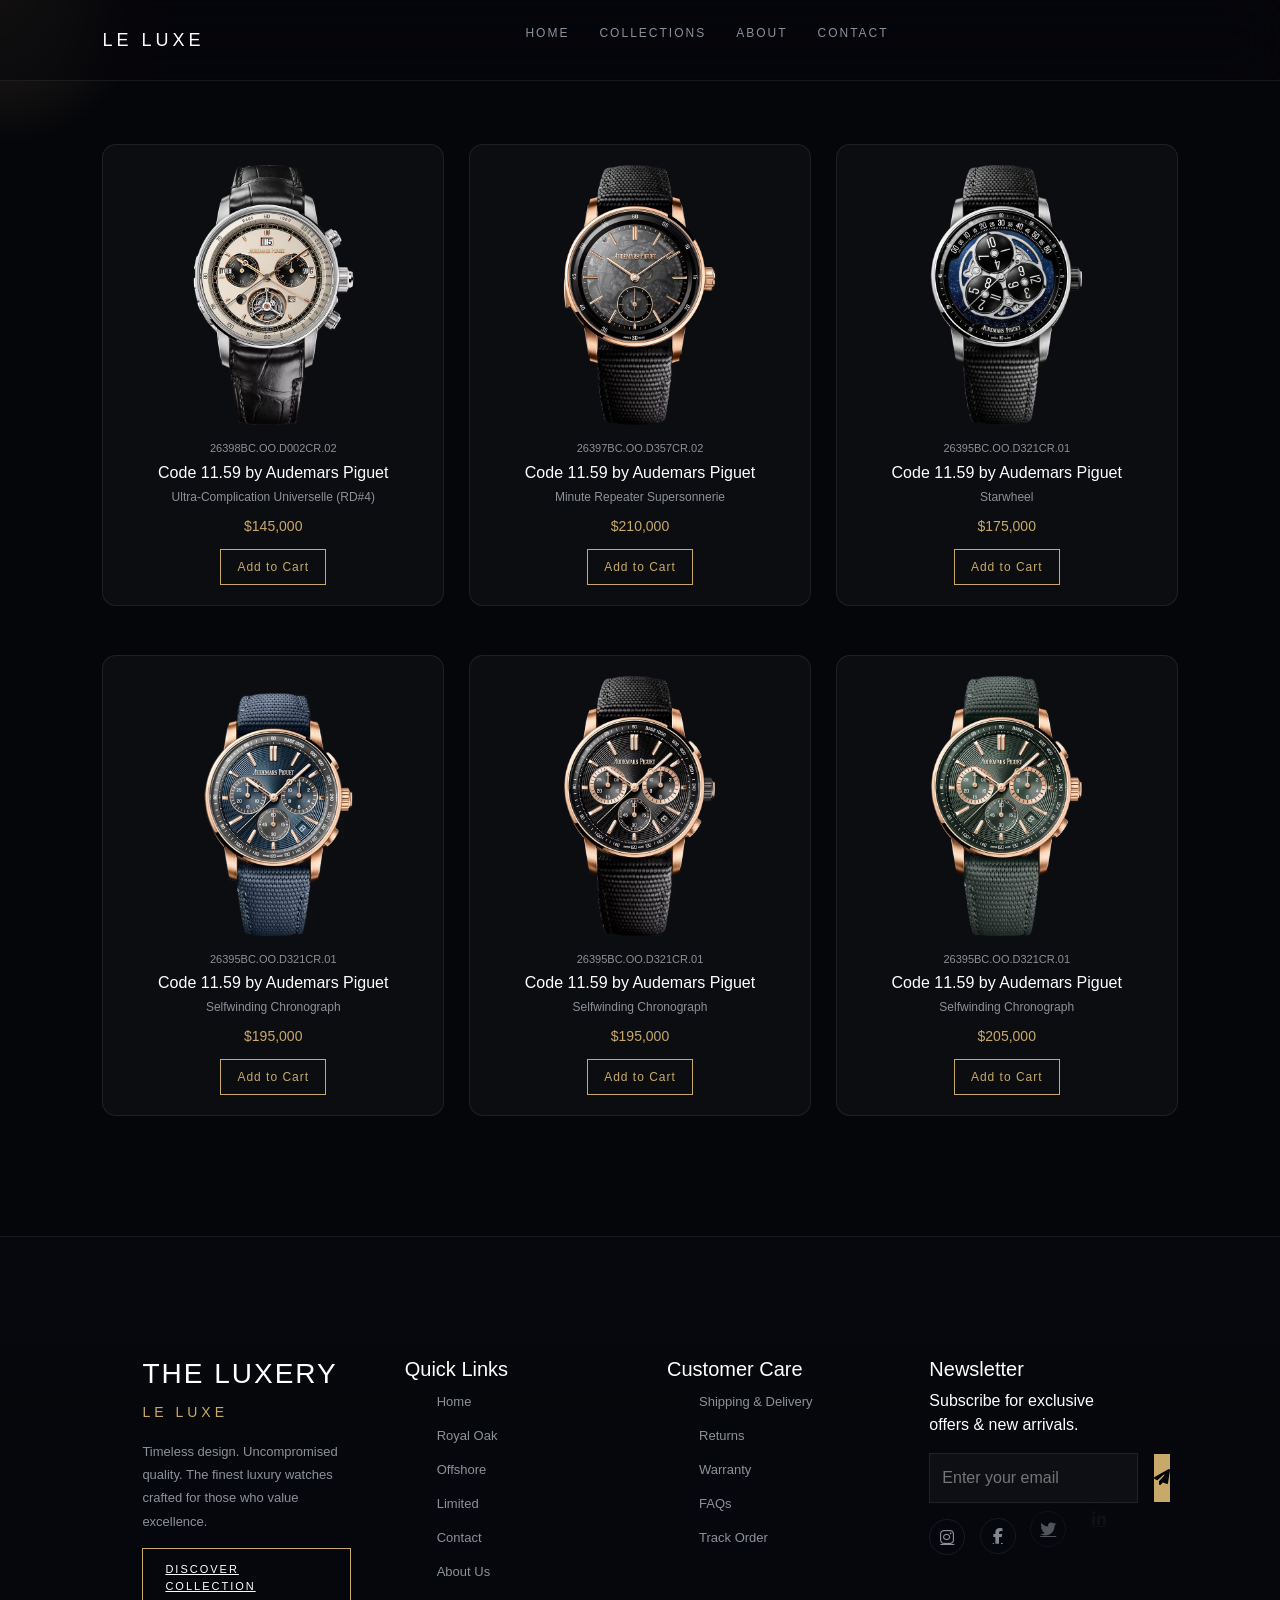
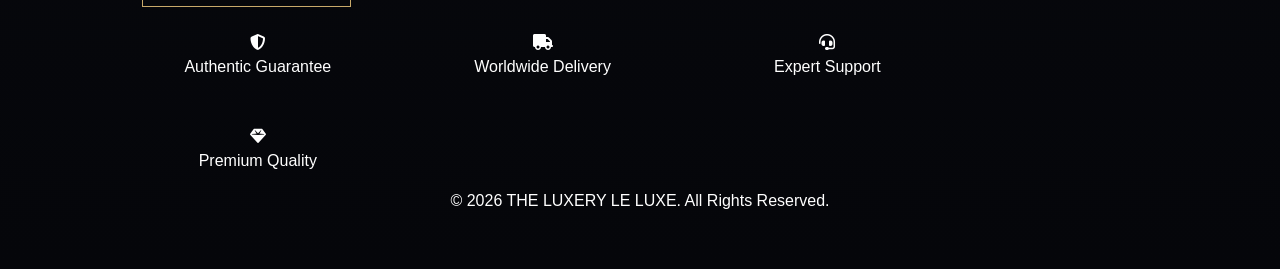
<file: code11.59.html>
<!DOCTYPE html>
<html lang="en">
<head>
  <meta charset="UTF-8">
  <meta name="viewport" content="width=device-width, initial-scale=1.0">
  <title>THE LUXURY LE LUXE - Premium Luxury Watches</title>
  
  <!-- Bootstrap -->
  <link href="https://cdn.jsdelivr.net/npm/bootstrap@5.3.2/dist/css/bootstrap.min.css" rel="stylesheet">
  
  <!-- Google Fonts -->
  <link href="https://fonts.googleapis.com/css2?family=Playfair+Display:wght@400;500;600;700;800&family=Montserrat:wght@300;400;500;600;700&display=swap" rel="stylesheet">
  
  <!-- Font Awesome -->
  <link rel="stylesheet" href="https://cdnjs.cloudflare.com/ajax/libs/font-awesome/6.4.0/css/all.min.css">
  
  <!-- Custom CSS -->
  <link rel="stylesheet" href="style.css">
</head>
<body>

<!-- Cursor Effect -->
<div class="cursor-glow"></div>

<!-- HEADER / NAV -->
<header class="header">
  <nav class="nav">

    <div class="logo">LE LUXE</div>

    <ul class="menu">
      <li><a href="index.html" class="active">Home</a></li>

      <li class="dropdown">
        <a href="product.html">Collections</a>
        <div class="dropdown-box">
          <a href="code11.59.html">Code 11.59</a>
          <a href="royal.html">Royal Oak</a>
          <a href="offshore.html">Offshore</a>
          <a href="limited.html">Limited</a>
        </div>
      </li>

      <li><a href="about.html">About</a></li>
      <li><a href="contact.html">Contact</a></li>
    </ul>

    <!-- Mobile Menu Button (for later CSS/JS) -->
    <div class="menu-toggle" aria-label="Open Menu">
      <span></span>
      <span></span>
      <span></span>
    </div>

  </nav>
</header>
<!-- Product  -->
<section class="products">
  <div class="container-fluid">
    <div class="row g-4">

      <!-- CARD 1 -->
      <div class="col-md-4">
        <div class="product-card">
          <img src="IMAGES/code 1.avif" class="img-fluid product-img">

          <div class="product-body">
            <p class="product-code">26398BC.OO.D002CR.02</p>

            <h5 class="product-title">Code 11.59 by Audemars Piguet</h5>
            <p class="product-sub">Ultra-Complication Universelle (RD#4)</p>

            <p class="product-price">$145,000</p>

            <button class="btn-lux add-cart">Add to Cart</button>
          </div>
        </div>
      </div>

      <!-- CARD 2 -->
      <div class="col-md-4">
        <div class="product-card">
          <img src="IMAGES/code 2.avif" class="img-fluid product-img">

          <div class="product-body">
            <p class="product-code">26397BC.OO.D357CR.02</p>

            <h5 class="product-title">Code 11.59 by Audemars Piguet</h5>
            <p class="product-sub">Minute Repeater Supersonnerie</p>

            <p class="product-price">$210,000</p>

            <button class="btn-lux add-cart">Add to Cart</button>
          </div>
        </div>
      </div>

      <!-- CARD 3 -->
      <div class="col-md-4">
        <div class="product-card">
          <img src="IMAGES/code 3.png" class="img-fluid product-img">

          <div class="product-body">
            <p class="product-code">26395BC.OO.D321CR.01</p>

            <h5 class="product-title">Code 11.59 by Audemars Piguet</h5>
            <p class="product-sub">Starwheel</p>

            <p class="product-price">$175,000</p>

            <button class="btn-lux add-cart">Add to Cart</button>
          </div>
        </div>
      </div>

      <!-- CARD 4 -->
      <div class="col-md-4">
        <div class="product-card">
          <img src="IMAGES/code 44.avif" class="img-fluid product-img">

          <div class="product-body">
            <p class="product-code">26395BC.OO.D321CR.01</p>

            <h5 class="product-title">Code 11.59 by Audemars Piguet</h5>
            <p class="product-sub">Selfwinding Chronograph</p>

            <p class="product-price">$195,000</p>

            <button class="btn-lux add-cart">Add to Cart</button>
          </div>
        </div>
      </div>
      
      <!-- CARD 5 -->
      <div class="col-md-4">
        <div class="product-card">
          <img src="IMAGES/code 444.avif" class="img-fluid product-img">

          <div class="product-body">
            <p class="product-code">26395BC.OO.D321CR.01</p>

            <h5 class="product-title">Code 11.59 by Audemars Piguet</h5>
            <p class="product-sub">Selfwinding Chronograph</p>

            <p class="product-price">$195,000</p>

            <button class="btn-lux add-cart">Add to Cart</button>
          </div>
        </div>
      </div>

      <!-- CARD 6 -->
      <div class="col-md-4">
        <div class="product-card">
          <img src="IMAGES/code 4.avif" class="img-fluid product-img">

          <div class="product-body">
            <p class="product-code">26395BC.OO.D321CR.01</p>

            <h5 class="product-title">Code 11.59 by Audemars Piguet</h5>
            <p class="product-sub">Selfwinding Chronograph</p>

            <p class="product-price">$205,000</p>

            <button class="btn-lux add-cart">Add to Cart</button>
          </div>
        </div>
      </div>

    </div>
  </div>
</section>
<!-- ===== LUXURY FOOTER ===== -->
<footer class="lux-footer">
  <div class="container">

    <div class="row footer-top">

      <!-- Brand -->
      <div class="col-lg-4 col-md-6 mb-4">
        <h2 class="footer-logo">THE LUXERY<br><span>LE LUXE</span></h2>
        <p class="footer-text">
          Timeless design. Uncompromised quality. The finest luxury watches crafted for those who value excellence.
        </p>
        <a href="product.html" class="lux-btn">Discover Collection</a>
      </div>

      <!-- Quick Links -->
      <div class="col-lg-2 col-md-6 mb-4">
        <h5>Quick Links</h5>
        <ul>
          <li><a href="index.html">Home</a></li>
          <li><a href="royal.html">Royal Oak</a></li>
          <li><a href="offshore.html">Offshore</a></li>
          <li><a href="limited.html">Limited</a></li>
          <li><a href="contact.html">Contact</a></li>
          <li><a href="about.html">About Us</a></li>
        </ul>
      </div>

      <!-- Customer Care -->
      <div class="col-lg-3 col-md-6 mb-4">
        <h5>Customer Care</h5>
        <ul>
          <li><a href="#">Shipping & Delivery</a></li>
          <li><a href="#">Returns</a></li>
          <li><a href="#">Warranty</a></li>
          <li><a href="#">FAQs</a></li>
          <li><a href="#">Track Order</a></li>
        </ul>
      </div>

      <!-- Newsletter -->
      <div class="col-lg-3 col-md-6 mb-4">
        <h5>Newsletter</h5>
        <p>Subscribe for exclusive offers & new arrivals.</p>

        <div class="newsletter-box">
          <input type="email" placeholder="Enter your email">
          <button><i class="fas fa-paper-plane"></i></button>
        </div>


        <!-- Social -->
        <div class="footer-social mt-3">
          <a href="#"><i class="fab fa-instagram"></i></a>
          <a href="#"><i class="fab fa-facebook-f"></i></a>
          <a href="#"><i class="fab fa-twitter"></i></a>
          <a href="#"><i class="fab fa-linkedin-in"></i></a>
        </div>
      </div>

    </div>


    <!-- Feature Strip -->
    <div class="footer-features row text-center">
      <div class="col-md-3">
        <i class="fas fa-shield-alt"></i>
        <p>Authentic Guarantee</p>
      </div>
      <div class="col-md-3">
        <i class="fas fa-truck"></i>
        <p>Worldwide Delivery</p>
      </div>
      <div class="col-md-3">
        <i class="fas fa-headset"></i>
        <p>Expert Support</p>
      </div>
      <div class="col-md-3">
        <i class="fas fa-gem"></i>
        <p>Premium Quality</p>
      </div>
    </div>
    

    <!-- Bottom -->
    <div class="footer-bottom text-center">
      <p>© 2026 THE LUXERY LE LUXE. All Rights Reserved.</p>
    </div>

  </div>
</footer>

<!-- Scripts -->
<script src="https://code.jquery.com/jquery-3.6.0.min.js"></script>
<script src="https://cdn.jsdelivr.net/npm/bootstrap@5.3.0/dist/js/bootstrap.bundle.min.js"></script>
<script src="script.js"></script>

</body>
</html>
</file>
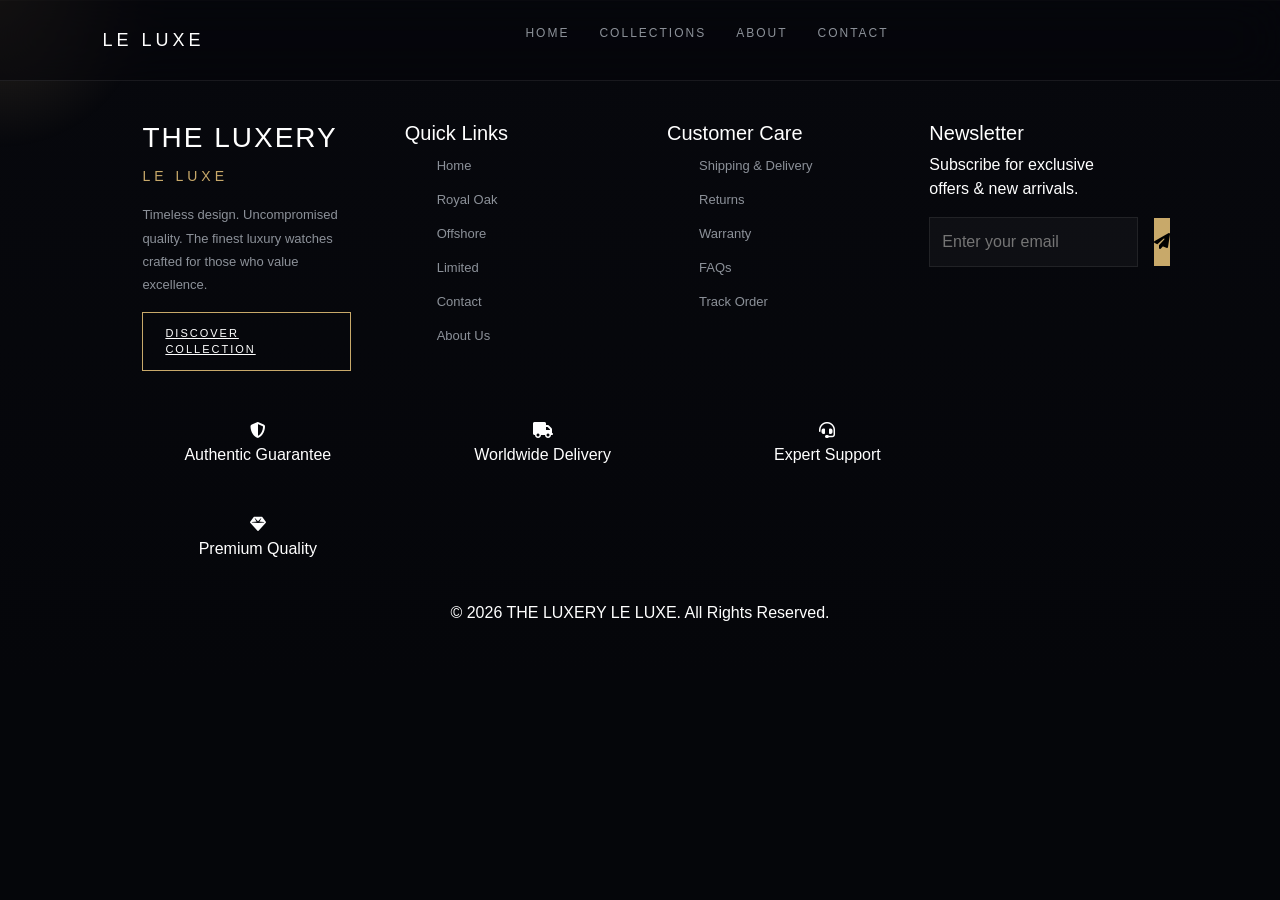
<file: contact.html>
<!DOCTYPE html>
<html lang="en">
<head>
  <meta charset="UTF-8">
  <meta name="viewport" content="width=device-width, initial-scale=1.0">
  <title>THE LUXURY LE LUXE - Premium Luxury Watches</title>
  
  <!-- Bootstrap -->
  <link href="https://cdn.jsdelivr.net/npm/bootstrap@5.3.2/dist/css/bootstrap.min.css" rel="stylesheet">
  
  <!-- Google Fonts -->
  <link href="https://fonts.googleapis.com/css2?family=Playfair+Display:wght@400;500;600;700;800&family=Montserrat:wght@300;400;500;600;700&display=swap" rel="stylesheet">
  
  <!-- Font Awesome -->
  <link rel="stylesheet" href="https://cdnjs.cloudflare.com/ajax/libs/font-awesome/6.4.0/css/all.min.css">
  
  <!-- Custom CSS -->
  <link rel="stylesheet" href="style.css">
</head>
<body>

<!-- Cursor Effect -->
<div class="cursor-glow"></div>

<!-- HEADER / NAV -->
<header class="header">
  <nav class="nav">

    <div class="logo">LE LUXE</div>

    <ul class="menu">
      <li><a href="index.html" class="active">Home</a></li>

      <li class="dropdown">
        <a href="product.html">Collections</a>
        <div class="dropdown-box">
          <a href="code11.59.html">Code 11.59</a>
          <a href="royal.html">Royal Oak</a>
          <a href="offshore.html">Offshore</a>
          <a href="limited.html">Limited</a>
        </div>
      </li>

      <li><a href="about.html">About</a></li>
      <li><a href="contact.html">Contact</a></li>
    </ul>

    <!-- Mobile Menu Button (for later CSS/JS) -->
    <div class="menu-toggle" aria-label="Open Menu">
      <span></span>
      <span></span>
      <span></span>
    </div>

  </nav>
</header>
<!-- ===== LUXURY FOOTER ===== -->
<footer class="lux-footer">
  <div class="container">

    <div class="row footer-top">

      <!-- Brand -->
      <div class="col-lg-4 col-md-6 mb-4">
        <h2 class="footer-logo">THE LUXERY<br><span>LE LUXE</span></h2>
        <p class="footer-text">
          Timeless design. Uncompromised quality. The finest luxury watches crafted for those who value excellence.
        </p>
        <a href="product.html" class="lux-btn">Discover Collection</a>
      </div>

      <!-- Quick Links -->
      <div class="col-lg-2 col-md-6 mb-4">
        <h5>Quick Links</h5>
        <ul>
          <li><a href="index.html">Home</a></li>
          <li><a href="royal.html">Royal Oak</a></li>
          <li><a href="offshore.html">Offshore</a></li>
          <li><a href="limited.html">Limited</a></li>
          <li><a href="contact.html">Contact</a></li>
          <li><a href="about.html">About Us</a></li>
        </ul>
      </div>

      <!-- Customer Care -->
      <div class="col-lg-3 col-md-6 mb-4">
        <h5>Customer Care</h5>
        <ul>
          <li><a href="#">Shipping & Delivery</a></li>
          <li><a href="#">Returns</a></li>
          <li><a href="#">Warranty</a></li>
          <li><a href="#">FAQs</a></li>
          <li><a href="#">Track Order</a></li>
        </ul>
      </div>

      <!-- Newsletter -->
      <div class="col-lg-3 col-md-6 mb-4">
        <h5>Newsletter</h5>
        <p>Subscribe for exclusive offers & new arrivals.</p>

        <div class="newsletter-box">
          <input type="email" placeholder="Enter your email">
          <button><i class="fas fa-paper-plane"></i></button>
        </div>

        <br>

        <!-- Social -->
        <div class="footer-social mt-3">
          <a href="#"><i class="fab fa-instagram"></i></a>
          <a href="#"><i class="fab fa-facebook-f"></i></a>
          <a href="#"><i class="fab fa-twitter"></i></a>
          <a href="#"><i class="fab fa-linkedin-in"></i></a>
        </div>
      </div>

    </div>

    <br>

    <!-- Feature Strip -->
    <div class="footer-features row text-center">
      <div class="col-md-3">
        <i class="fas fa-shield-alt"></i>
        <p>Authentic Guarantee</p>
      </div>
      <div class="col-md-3">
        <i class="fas fa-truck"></i>
        <p>Worldwide Delivery</p>
      </div>
      <div class="col-md-3">
        <i class="fas fa-headset"></i>
        <p>Expert Support</p>
      </div>
      <div class="col-md-3">
        <i class="fas fa-gem"></i>
        <p>Premium Quality</p>
      </div>
    </div>
    
    <br>

    <!-- Bottom -->
    <div class="footer-bottom text-center">
      <p>© 2026 THE LUXERY LE LUXE. All Rights Reserved.</p>
    </div>

  </div>
</footer>

<!-- Scripts -->
<script src="https://code.jquery.com/jquery-3.6.0.min.js"></script>
<script src="https://cdn.jsdelivr.net/npm/bootstrap@5.3.0/dist/js/bootstrap.bundle.min.js"></script>
<script src="script.js"></script>

</body>
</html>
</file>
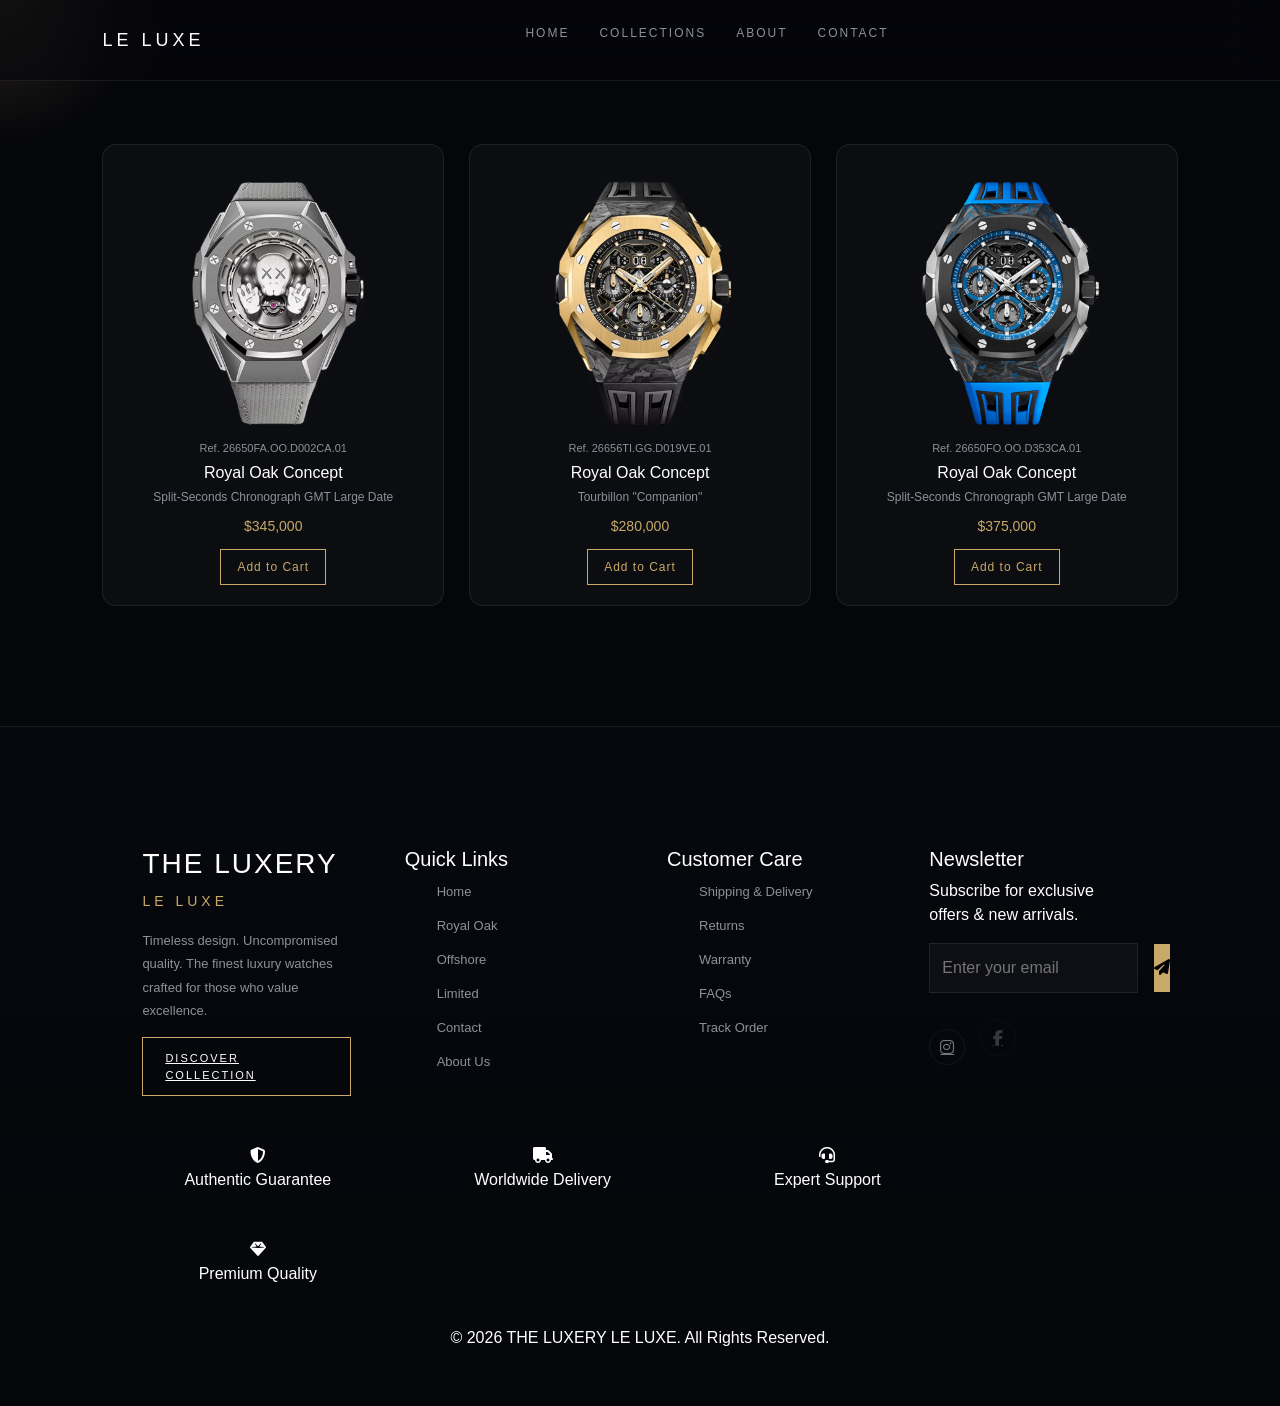
<file: limited.html>
<!DOCTYPE html>
<html lang="en">
<head>
  <meta charset="UTF-8">
  <meta name="viewport" content="width=device-width, initial-scale=1.0">
  <title>THE LUXURY LE LUXE - Premium Luxury Watches</title>
  
  <!-- Bootstrap -->
  <link href="https://cdn.jsdelivr.net/npm/bootstrap@5.3.2/dist/css/bootstrap.min.css" rel="stylesheet">
  
  <!-- Google Fonts -->
  <link href="https://fonts.googleapis.com/css2?family=Playfair+Display:wght@400;500;600;700;800&family=Montserrat:wght@300;400;500;600;700&display=swap" rel="stylesheet">
  
  <!-- Font Awesome -->
  <link rel="stylesheet" href="https://cdnjs.cloudflare.com/ajax/libs/font-awesome/6.4.0/css/all.min.css">
  
  <!-- Custom CSS -->
  <link rel="stylesheet" href="style.css">
</head>
<body>

<!-- Cursor Effect -->
<div class="cursor-glow"></div>

<!-- HEADER / NAV -->
<header class="header">
  <nav class="nav">

    <div class="logo">LE LUXE</div>

    <ul class="menu">
      <li><a href="index.html" class="active">Home</a></li>

      <li class="dropdown">
        <a href="product.html">Collections</a>
        <div class="dropdown-box">
          <a href="code11.59.html">Code 11.59</a>
          <a href="royal.html">Royal Oak</a>
          <a href="offshore.html">Offshore</a>
          <a href="limited.html">Limited</a>
        </div>
      </li>

      <li><a href="about.html">About</a></li>
      <li><a href="contact.html">Contact</a></li>
    </ul>

    <!-- Mobile Menu Button (for later CSS/JS) -->
    <div class="menu-toggle" aria-label="Open Menu">
      <span></span>
      <span></span>
      <span></span>
    </div>

  </nav>
</header>

<!-- Product  -->
<section class="products">
  <div class="container-fluid">
    <div class="row g-4">

      <!-- CARD 1 -->
      <div class="col-md-4">
        <div class="product-card">
          <img src="IMAGES/CON 1.avif" class="img-fluid product-img">

          <div class="product-body">
            <p class="product-code">Ref. 26650FA.OO.D002CA.01</p>

            <h5 class="product-title">Royal Oak Concept</h5>
            <p class="product-sub">Split-Seconds Chronograph GMT Large Date</p>

            <p class="product-price">$345,000</p>

            <button class="btn-lux add-cart">Add to Cart</button>
          </div>
        </div>
      </div>

      <!-- CARD 2 -->
      <div class="col-md-4">
        <div class="product-card">
          <img src="IMAGES/CON 2.avif" class="img-fluid product-img">

          <div class="product-body">
            <p class="product-code">Ref. 26656TI.GG.D019VE.01</p>

            <h5 class="product-title">Royal Oak Concept</h5>
            <p class="product-sub">Tourbillon
"Companion"</p>

            <p class="product-price">$280,000</p>

            <button class="btn-lux add-cart">Add to Cart</button>
          </div>
        </div>
      </div>

      <!-- CARD 3 -->
      <div class="col-md-4">
        <div class="product-card">
          <img src="IMAGES/CON 3.png" class="img-fluid product-img">

          <div class="product-body">
            <p class="product-code">Ref. 26650FO.OO.D353CA.01</p>

            <h5 class="product-title">Royal Oak Concept</h5>
            <p class="product-sub">
Split-Seconds Chronograph GMT Large Date
</p>

            <p class="product-price">$375,000</p>

            <button class="btn-lux add-cart">Add to Cart</button>
          </div>
        </div>
      </div>

    </div>
  </div>
</section>

<!-- ===== LUXURY FOOTER ===== -->
<footer class="lux-footer">
  <div class="container">

    <div class="row footer-top">

      <!-- Brand -->
      <div class="col-lg-4 col-md-6 mb-4">
        <h2 class="footer-logo">THE LUXERY<br><span>LE LUXE</span></h2>
        <p class="footer-text">
          Timeless design. Uncompromised quality. The finest luxury watches crafted for those who value excellence.
        </p>
        <a href="product.html" class="lux-btn">Discover Collection</a>
      </div>

      <!-- Quick Links -->
      <div class="col-lg-2 col-md-6 mb-4">
        <h5>Quick Links</h5>
        <ul>
          <li><a href="index.html">Home</a></li>
          <li><a href="royal.html">Royal Oak</a></li>
          <li><a href="offshore.html">Offshore</a></li>
          <li><a href="limited.html">Limited</a></li>
          <li><a href="contact.html">Contact</a></li>
          <li><a href="about.html">About Us</a></li>
        </ul>
      </div>

      <!-- Customer Care -->
      <div class="col-lg-3 col-md-6 mb-4">
        <h5>Customer Care</h5>
        <ul>
          <li><a href="#">Shipping & Delivery</a></li>
          <li><a href="#">Returns</a></li>
          <li><a href="#">Warranty</a></li>
          <li><a href="#">FAQs</a></li>
          <li><a href="#">Track Order</a></li>
        </ul>
      </div>

      <!-- Newsletter -->
      <div class="col-lg-3 col-md-6 mb-4">
        <h5>Newsletter</h5>
        <p>Subscribe for exclusive offers & new arrivals.</p>

        <div class="newsletter-box">
          <input type="email" placeholder="Enter your email">
          <button><i class="fas fa-paper-plane"></i></button>
        </div>

        <br>

        <!-- Social -->
        <div class="footer-social mt-3">
          <a href="#"><i class="fab fa-instagram"></i></a>
          <a href="#"><i class="fab fa-facebook-f"></i></a>
          <a href="#"><i class="fab fa-twitter"></i></a>
          <a href="#"><i class="fab fa-linkedin-in"></i></a>
        </div>
      </div>

    </div>

    <br>

    <!-- Feature Strip -->
    <div class="footer-features row text-center">
      <div class="col-md-3">
        <i class="fas fa-shield-alt"></i>
        <p>Authentic Guarantee</p>
      </div>
      <div class="col-md-3">
        <i class="fas fa-truck"></i>
        <p>Worldwide Delivery</p>
      </div>
      <div class="col-md-3">
        <i class="fas fa-headset"></i>
        <p>Expert Support</p>
      </div>
      <div class="col-md-3">
        <i class="fas fa-gem"></i>
        <p>Premium Quality</p>
      </div>
    </div>
    
    <br>

    <!-- Bottom -->
    <div class="footer-bottom text-center">
      <p>© 2026 THE LUXERY LE LUXE. All Rights Reserved.</p>
    </div>

  </div>
</footer>

<!-- Scripts -->
<script src="https://code.jquery.com/jquery-3.6.0.min.js"></script>
<script src="https://cdn.jsdelivr.net/npm/bootstrap@5.3.0/dist/js/bootstrap.bundle.min.js"></script>
<script src="script.js"></script>

</body>
</html>
</file>
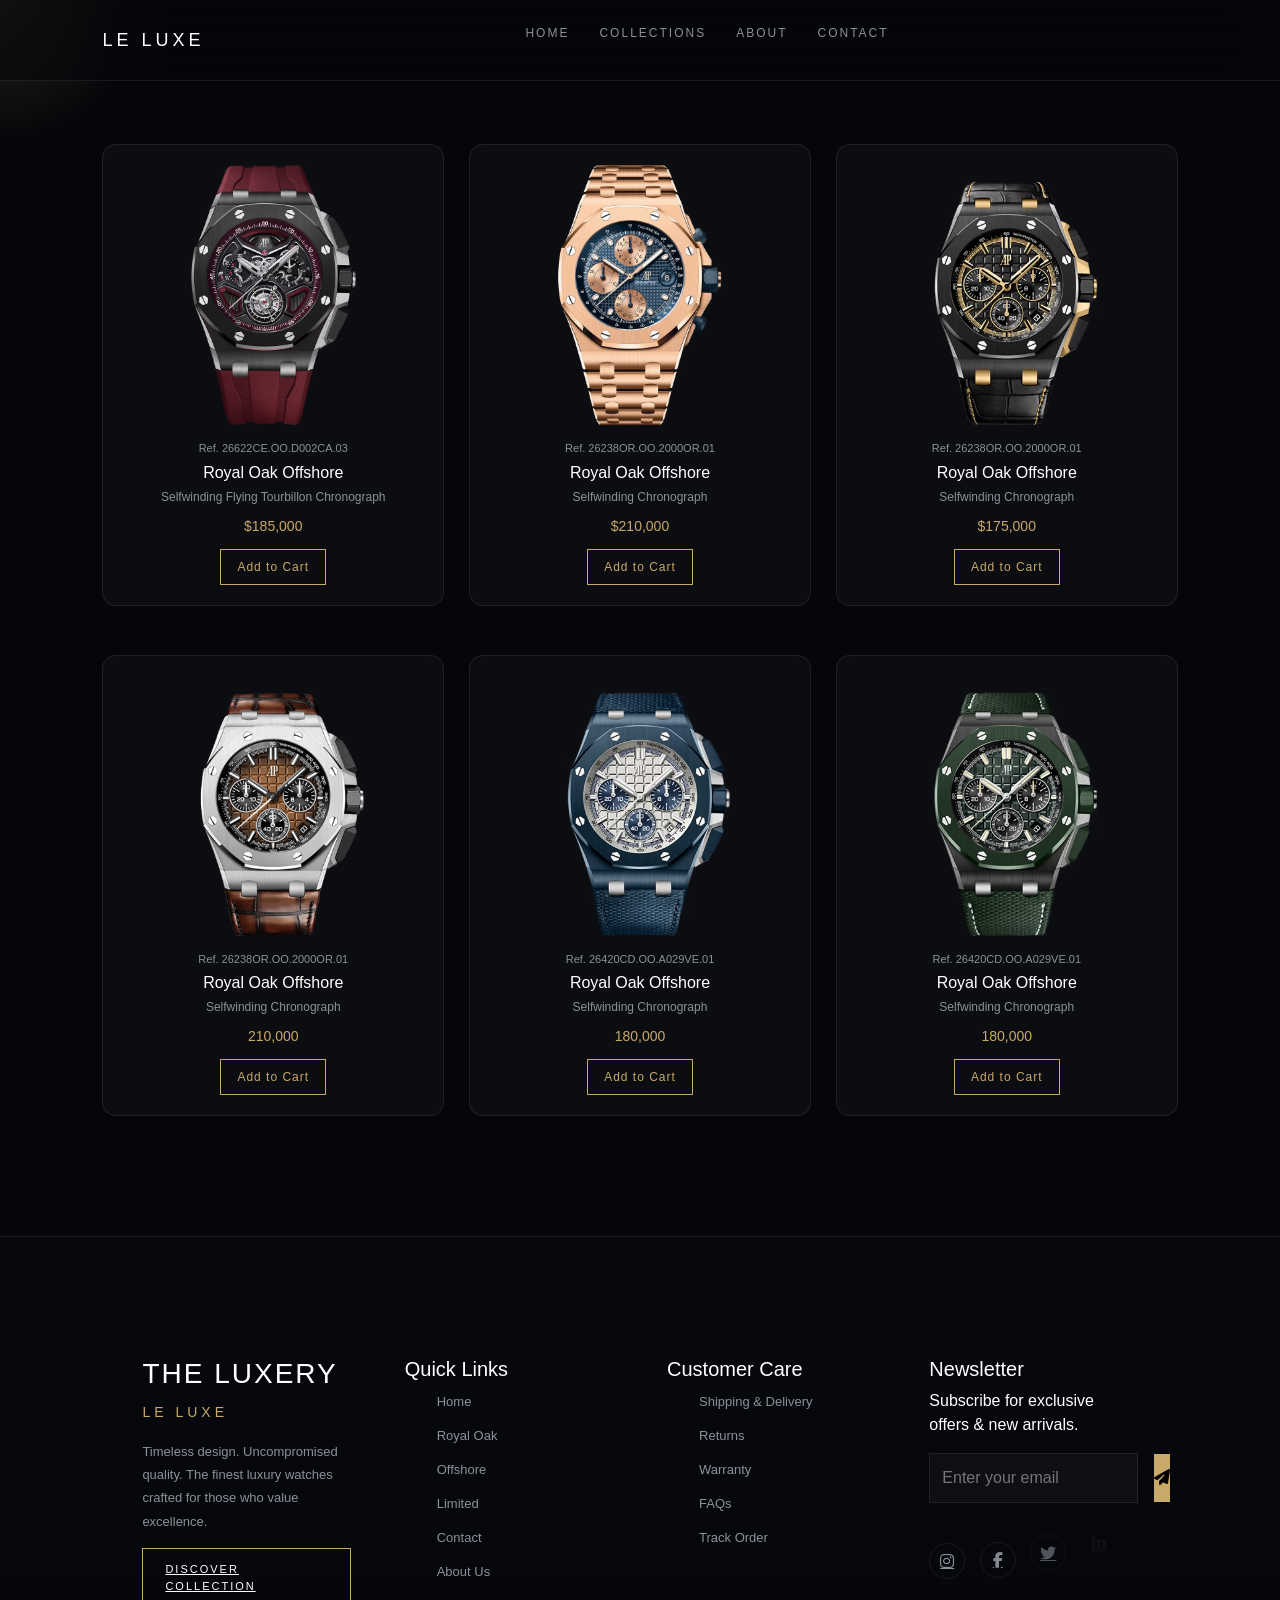
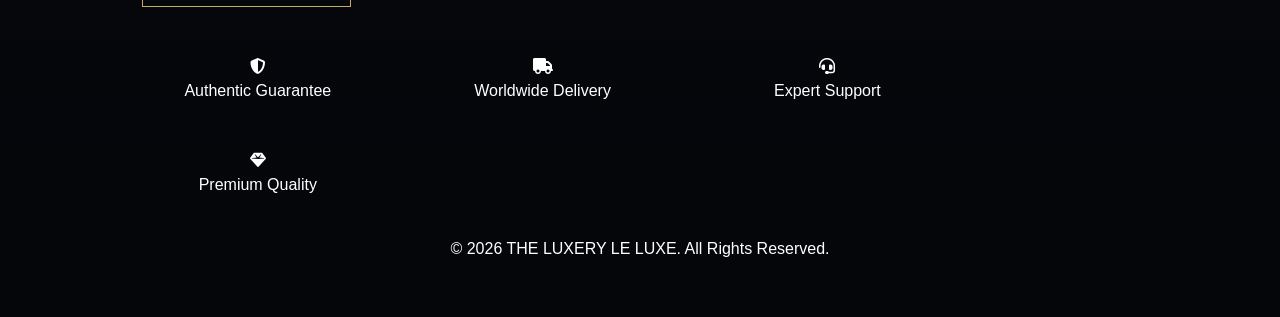
<file: offshore.html>
<!DOCTYPE html>
<html lang="en">
<head>
  <meta charset="UTF-8">
  <meta name="viewport" content="width=device-width, initial-scale=1.0">
  <title>THE LUXURY LE LUXE - Premium Luxury Watches</title>
  
  <!-- Bootstrap -->
  <link href="https://cdn.jsdelivr.net/npm/bootstrap@5.3.2/dist/css/bootstrap.min.css" rel="stylesheet">
  
  <!-- Google Fonts -->
  <link href="https://fonts.googleapis.com/css2?family=Playfair+Display:wght@400;500;600;700;800&family=Montserrat:wght@300;400;500;600;700&display=swap" rel="stylesheet">
  
  <!-- Font Awesome -->
  <link rel="stylesheet" href="https://cdnjs.cloudflare.com/ajax/libs/font-awesome/6.4.0/css/all.min.css">
  
  <!-- Custom CSS -->
  <link rel="stylesheet" href="style.css">
</head>
<body>

<!-- Cursor Effect -->
<div class="cursor-glow"></div>

<!-- HEADER / NAV -->
<header class="header">
  <nav class="nav">

    <div class="logo">LE LUXE</div>

    <ul class="menu">
      <li><a href="index.html" class="active">Home</a></li>

      <li class="dropdown">
        <a href="product.html">Collections</a>
        <div class="dropdown-box">
          <a href="code11.59.html">Code 11.59</a>
          <a href="royal.html">Royal Oak</a>
          <a href="offshore.html">Offshore</a>
          <a href="limited.html">Limited</a>
        </div>
      </li>

      <li><a href="about.html">About</a></li>
      <li><a href="contact.html">Contact</a></li>
    </ul>

    <!-- Mobile Menu Button (for later CSS/JS) -->
    <div class="menu-toggle" aria-label="Open Menu">
      <span></span>
      <span></span>
      <span></span>
    </div>

  </nav>
</header>
<!-- Product  -->
<section class="products">
  <div class="container-fluid">
    <div class="row g-4">

      <!-- CARD 1 -->
      <div class="col-md-4">
        <div class="product-card">
          <img src="IMAGES/OFF 1.avif" class="img-fluid product-img">

          <div class="product-body">
            <p class="product-code">Ref. 26622CE.OO.D002CA.03</p>

            <h5 class="product-title">Royal Oak Offshore</h5>
            <p class="product-sub">Selfwinding Flying Tourbillon Chronograph</p>

            <p class="product-price">$185,000</p>

            <button class="btn-lux add-cart">Add to Cart</button>
          </div>
        </div>
      </div>

      <!-- CARD 2 -->
      <div class="col-md-4">
        <div class="product-card">
          <img src="IMAGES/OFF  2.avif" class="img-fluid product-img">

          <div class="product-body">
            <p class="product-code">Ref. 26238OR.OO.2000OR.01</p>

            <h5 class="product-title">Royal Oak Offshore</h5>
            <p class="product-sub">Selfwinding Chronograph</p>

            <p class="product-price">$210,000</p>

            <button class="btn-lux add-cart">Add to Cart</button>
          </div>
        </div>
      </div>

      <!-- CARD 3 -->
      <div class="col-md-4">
        <div class="product-card">
          <img src="IMAGES/OFF 3.avif" class="img-fluid product-img">

          <div class="product-body">
            <p class="product-code">Ref. 26238OR.OO.2000OR.01</p>

            <h5 class="product-title">Royal Oak Offshore</h5>
            <p class="product-sub">Selfwinding Chronograph</p>

            <p class="product-price">$175,000</p>

            <button class="btn-lux add-cart">Add to Cart</button>
          </div>
        </div>
      </div>

       <!-- CARD 4 -->
      <div class="col-md-4">
        <div class="product-card">
          <img src="IMAGES/OFF 33.png" class="img-fluid product-img">

          <div class="product-body">
            <p class="product-code">Ref. 26238OR.OO.2000OR.01</p>

            <h5 class="product-title">Royal Oak Offshore</h5>
            <p class="product-sub">Selfwinding Chronograph</p>

            <p class="product-price">210,000</p>

            <button class="btn-lux add-cart">Add to Cart</button>
          </div>
        </div>
      </div>

      <!-- CARD 4 -->
      <div class="col-md-4">
        <div class="product-card">
          <img src="IMAGES/OFF 4.avif" class="img-fluid product-img">

          <div class="product-body">
            <p class="product-code">Ref. 26420CD.OO.A029VE.01</p>

            <h5 class="product-title">Royal Oak Offshore</h5>
            <p class="product-sub">Selfwinding Chronograph</p>

            <p class="product-price">180,000</p>

            <button class="btn-lux add-cart">Add to Cart</button>
          </div>
        </div>
      </div>

        <!-- CARD 4 -->
      <div class="col-md-4">
        <div class="product-card">
          <img src="IMAGES/OFF 44.avif" class="img-fluid product-img">

          <div class="product-body">
            <p class="product-code">Ref. 26420CD.OO.A029VE.01</p>

            <h5 class="product-title">Royal Oak Offshore</h5>
            <p class="product-sub">Selfwinding Chronograph</p>

            <p class="product-price">180,000</p>

            <button class="btn-lux add-cart">Add to Cart</button>
          </div>
        </div>
      </div>
      
    </div>
  </div>
</section>

<!-- ===== LUXURY FOOTER ===== -->
<footer class="lux-footer">
  <div class="container">

    <div class="row footer-top">

      <!-- Brand -->
      <div class="col-lg-4 col-md-6 mb-4">
        <h2 class="footer-logo">THE LUXERY<br><span>LE LUXE</span></h2>
        <p class="footer-text">
          Timeless design. Uncompromised quality. The finest luxury watches crafted for those who value excellence.
        </p>
        <a href="product.html" class="lux-btn">Discover Collection</a>
      </div>

      <!-- Quick Links -->
      <div class="col-lg-2 col-md-6 mb-4">
        <h5>Quick Links</h5>
        <ul>
          <li><a href="index.html">Home</a></li>
          <li><a href="royal.html">Royal Oak</a></li>
          <li><a href="offshore.html">Offshore</a></li>
          <li><a href="limited.html">Limited</a></li>
          <li><a href="contact.html">Contact</a></li>
          <li><a href="about.html">About Us</a></li>
        </ul>
      </div>

      <!-- Customer Care -->
      <div class="col-lg-3 col-md-6 mb-4">
        <h5>Customer Care</h5>
        <ul>
          <li><a href="#">Shipping & Delivery</a></li>
          <li><a href="#">Returns</a></li>
          <li><a href="#">Warranty</a></li>
          <li><a href="#">FAQs</a></li>
          <li><a href="#">Track Order</a></li>
        </ul>
      </div>

      <!-- Newsletter -->
      <div class="col-lg-3 col-md-6 mb-4">
        <h5>Newsletter</h5>
        <p>Subscribe for exclusive offers & new arrivals.</p>

        <div class="newsletter-box">
          <input type="email" placeholder="Enter your email">
          <button><i class="fas fa-paper-plane"></i></button>
        </div>

        <br>

        <!-- Social -->
        <div class="footer-social mt-3">
          <a href="#"><i class="fab fa-instagram"></i></a>
          <a href="#"><i class="fab fa-facebook-f"></i></a>
          <a href="#"><i class="fab fa-twitter"></i></a>
          <a href="#"><i class="fab fa-linkedin-in"></i></a>
        </div>
      </div>

    </div>

    <br>

    <!-- Feature Strip -->
    <div class="footer-features row text-center">
      <div class="col-md-3">
        <i class="fas fa-shield-alt"></i>
        <p>Authentic Guarantee</p>
      </div>
      <div class="col-md-3">
        <i class="fas fa-truck"></i>
        <p>Worldwide Delivery</p>
      </div>
      <div class="col-md-3">
        <i class="fas fa-headset"></i>
        <p>Expert Support</p>
      </div>
      <div class="col-md-3">
        <i class="fas fa-gem"></i>
        <p>Premium Quality</p>
      </div>
    </div>
    
    <br>

    <!-- Bottom -->
    <div class="footer-bottom text-center">
      <p>© 2026 THE LUXERY LE LUXE. All Rights Reserved.</p>
    </div>

  </div>
</footer>

<!-- Scripts -->
<script src="https://code.jquery.com/jquery-3.6.0.min.js"></script>
<script src="https://cdn.jsdelivr.net/npm/bootstrap@5.3.0/dist/js/bootstrap.bundle.min.js"></script>
<script src="script.js"></script>

</body>
</html>
</file>
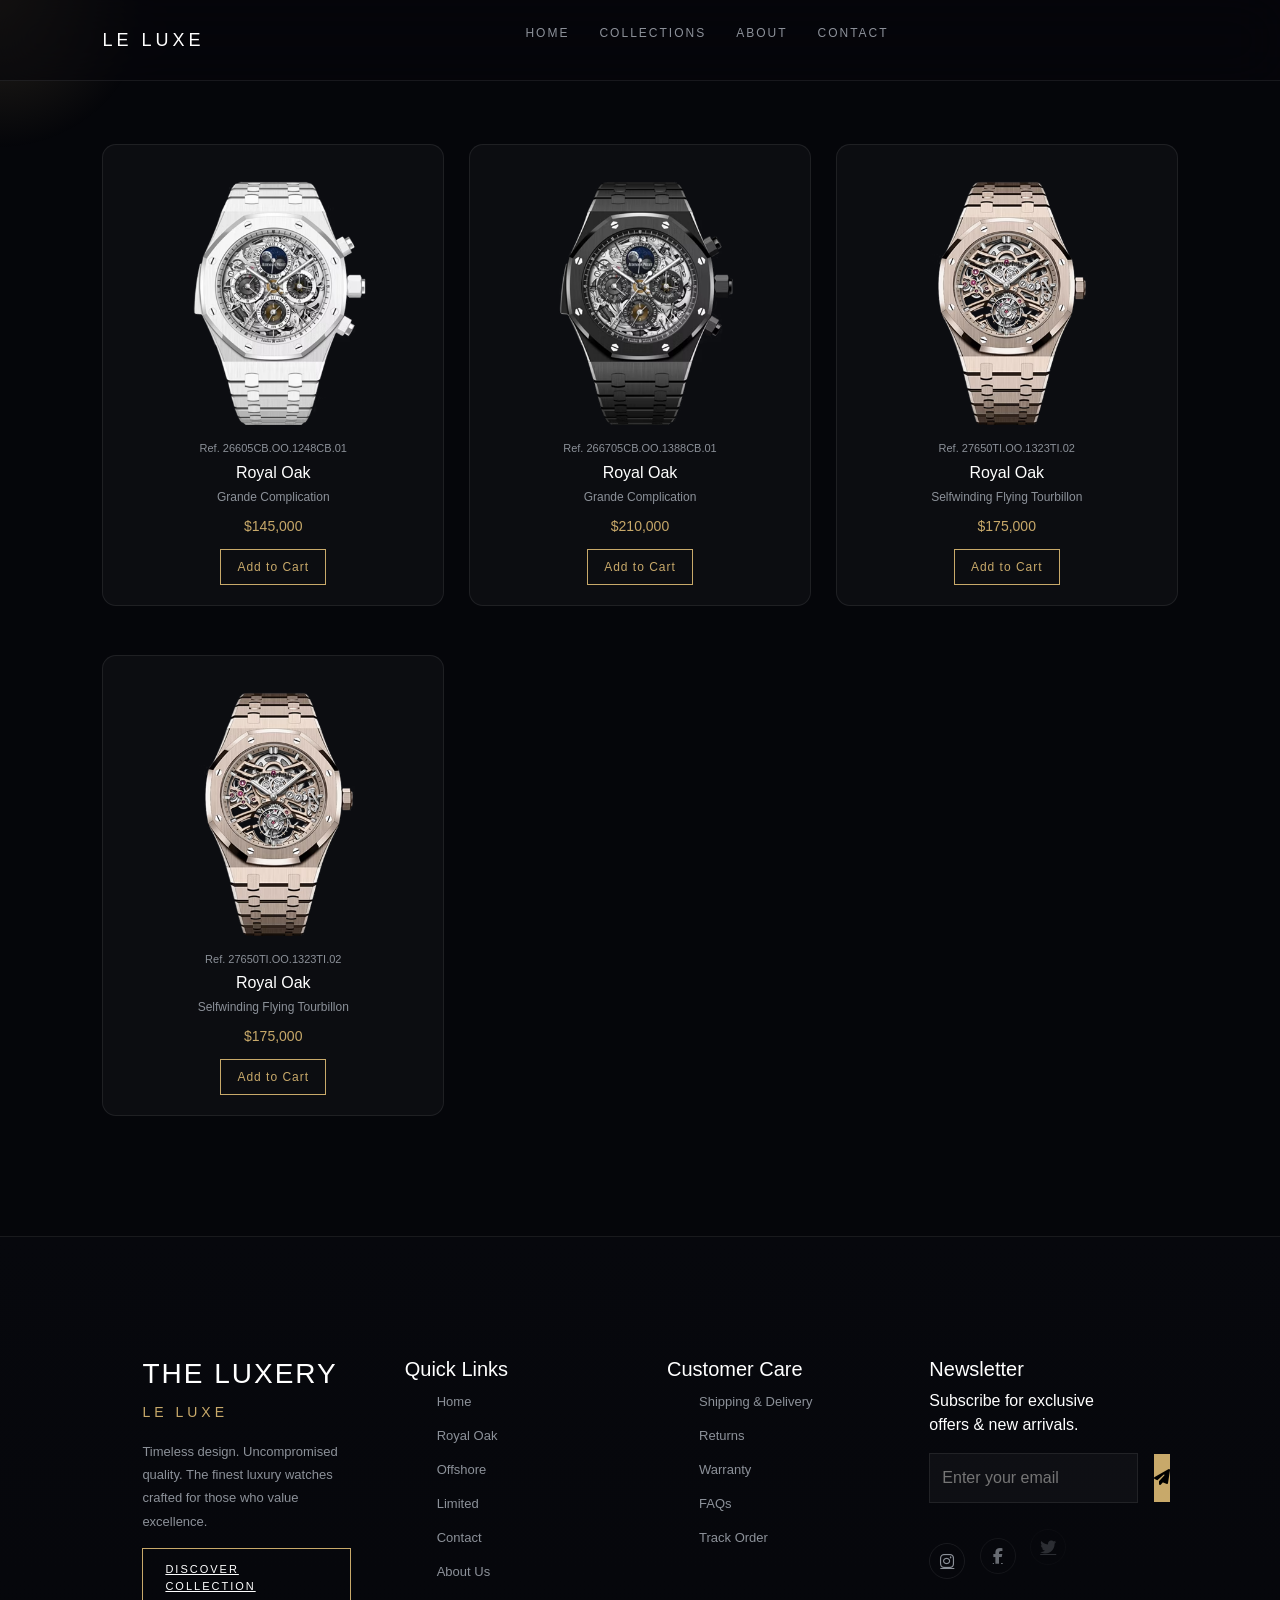
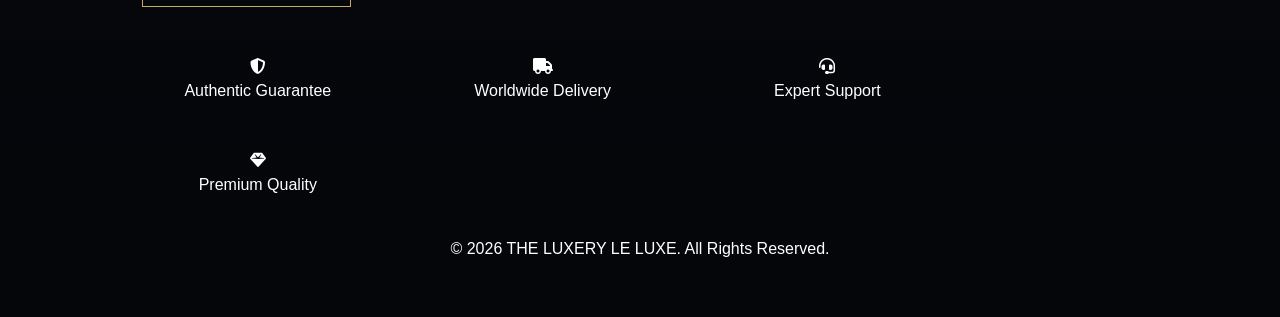
<file: royal.html>
<!DOCTYPE html>
<html lang="en">
<head>
  <meta charset="UTF-8">
  <meta name="viewport" content="width=device-width, initial-scale=1.0">
  <title>THE LUXURY LE LUXE - Premium Luxury Watches</title>
  
  <!-- Bootstrap -->
  <link href="https://cdn.jsdelivr.net/npm/bootstrap@5.3.2/dist/css/bootstrap.min.css" rel="stylesheet">
  
  <!-- Google Fonts -->
  <link href="https://fonts.googleapis.com/css2?family=Playfair+Display:wght@400;500;600;700;800&family=Montserrat:wght@300;400;500;600;700&display=swap" rel="stylesheet">
  
  <!-- Font Awesome -->
  <link rel="stylesheet" href="https://cdnjs.cloudflare.com/ajax/libs/font-awesome/6.4.0/css/all.min.css">
  
  <!-- Custom CSS -->
  <link rel="stylesheet" href="style.css">
</head>
<body>

<!-- Cursor Effect -->
<div class="cursor-glow"></div>

<!-- HEADER / NAV -->
<header class="header">
  <nav class="nav">

    <div class="logo">LE LUXE</div>

    <ul class="menu">
      <li><a href="index.html" class="active">Home</a></li>

      <li class="dropdown">
        <a href="product.html">Collections</a>
        <div class="dropdown-box">
          <a href="code11.59.html">Code 11.59</a>
          <a href="royal.html">Royal Oak</a>
          <a href="offshore.html">Offshore</a>
          <a href="limited.html">Limited</a>
        </div>
      </li>

      <li><a href="about.html">About</a></li>
      <li><a href="contact.html">Contact</a></li>
    </ul>

    <!-- Mobile Menu Button (for later CSS/JS) -->
    <div class="menu-toggle" aria-label="Open Menu">
      <span></span>
      <span></span>
      <span></span>
    </div>

  </nav>
</header>
<!-- Product  -->
<section class="products">
  <div class="container-fluid">
    <div class="row g-4">

      <!-- CARD 1 -->
      <div class="col-md-4">
        <div class="product-card">
          <img src="IMAGES/royal 1.avif" class="img-fluid product-img">

          <div class="product-body">
            <p class="product-code">Ref. 26605CB.OO.1248CB.01</p>

            <h5 class="product-title">Royal Oak</h5>
            <p class="product-sub">Grande Complication</p>

            <p class="product-price">$145,000</p>

            <button class="btn-lux add-cart">Add to Cart</button>
          </div>
        </div>
      </div>

      <!-- CARD 2 -->
      <div class="col-md-4">
        <div class="product-card">
          <img src="IMAGES/royal 11.avif" class="img-fluid product-img">

          <div class="product-body">
            <p class="product-code">Ref. 266705CB.OO.1388CB.01</p>

            <h5 class="product-title">Royal Oak</h5>
            <p class="product-sub">Grande Complication</p>

            <p class="product-price">$210,000</p>

            <button class="btn-lux add-cart">Add to Cart</button>
          </div>
        </div>
      </div>

      <!-- CARD 3 -->
      <div class="col-md-4">
        <div class="product-card">
          <img src="IMAGES/royal 22.avif" class="img-fluid product-img">

          <div class="product-body">
            <p class="product-code">Ref. 27650TI.OO.1323TI.02</p>

            <h5 class="product-title">Royal Oak</h5>
            <p class="product-sub">Selfwinding Flying Tourbillon</p>

            <p class="product-price">$175,000</p>

            <button class="btn-lux add-cart">Add to Cart</button>
          </div>
        </div>
      </div>

        <!-- CARD 3 -->
      <div class="col-md-4">
        <div class="product-card">
          <img src="IMAGES/royal 22.avif" class="img-fluid product-img">

          <div class="product-body">
            <p class="product-code">Ref. 27650TI.OO.1323TI.02</p>

            <h5 class="product-title">Royal Oak</h5>
            <p class="product-sub">Selfwinding Flying Tourbillon</p>

            <p class="product-price">$175,000</p>

            <button class="btn-lux add-cart">Add to Cart</button>
          </div>
        </div>
      </div>

    </div>
  </div>
</section>

<!-- ===== LUXURY FOOTER ===== -->
<footer class="lux-footer">
  <div class="container">

    <div class="row footer-top">

      <!-- Brand -->
      <div class="col-lg-4 col-md-6 mb-4">
        <h2 class="footer-logo">THE LUXERY<br><span>LE LUXE</span></h2>
        <p class="footer-text">
          Timeless design. Uncompromised quality. The finest luxury watches crafted for those who value excellence.
        </p>
        <a href="product.html" class="lux-btn">Discover Collection</a>
      </div>

      <!-- Quick Links -->
      <div class="col-lg-2 col-md-6 mb-4">
        <h5>Quick Links</h5>
        <ul>
          <li><a href="index.html">Home</a></li>
          <li><a href="royal.html">Royal Oak</a></li>
          <li><a href="offshore.html">Offshore</a></li>
          <li><a href="limited.html">Limited</a></li>
          <li><a href="contact.html">Contact</a></li>
          <li><a href="about.html">About Us</a></li>
        </ul>
      </div>

      <!-- Customer Care -->
      <div class="col-lg-3 col-md-6 mb-4">
        <h5>Customer Care</h5>
        <ul>
          <li><a href="#">Shipping & Delivery</a></li>
          <li><a href="#">Returns</a></li>
          <li><a href="#">Warranty</a></li>
          <li><a href="#">FAQs</a></li>
          <li><a href="#">Track Order</a></li>
        </ul>
      </div>

      <!-- Newsletter -->
      <div class="col-lg-3 col-md-6 mb-4">
        <h5>Newsletter</h5>
        <p>Subscribe for exclusive offers & new arrivals.</p>

        <div class="newsletter-box">
          <input type="email" placeholder="Enter your email">
          <button><i class="fas fa-paper-plane"></i></button>
        </div>

        <br>

        <!-- Social -->
        <div class="footer-social mt-3">
          <a href="#"><i class="fab fa-instagram"></i></a>
          <a href="#"><i class="fab fa-facebook-f"></i></a>
          <a href="#"><i class="fab fa-twitter"></i></a>
          <a href="#"><i class="fab fa-linkedin-in"></i></a>
        </div>
      </div>

    </div>

    <br>

    <!-- Feature Strip -->
    <div class="footer-features row text-center">
      <div class="col-md-3">
        <i class="fas fa-shield-alt"></i>
        <p>Authentic Guarantee</p>
      </div>
      <div class="col-md-3">
        <i class="fas fa-truck"></i>
        <p>Worldwide Delivery</p>
      </div>
      <div class="col-md-3">
        <i class="fas fa-headset"></i>
        <p>Expert Support</p>
      </div>
      <div class="col-md-3">
        <i class="fas fa-gem"></i>
        <p>Premium Quality</p>
      </div>
    </div>
    
    <br>

    <!-- Bottom -->
    <div class="footer-bottom text-center">
      <p>© 2026 THE LUXERY LE LUXE. All Rights Reserved.</p>
    </div>

  </div>
</footer>
<!-- Scripts -->
<script src="https://code.jquery.com/jquery-3.6.0.min.js"></script>
<script src="https://cdn.jsdelivr.net/npm/bootstrap@5.3.0/dist/js/bootstrap.bundle.min.js"></script>
<script src="script.js"></script>

</body>
</html>
</file>
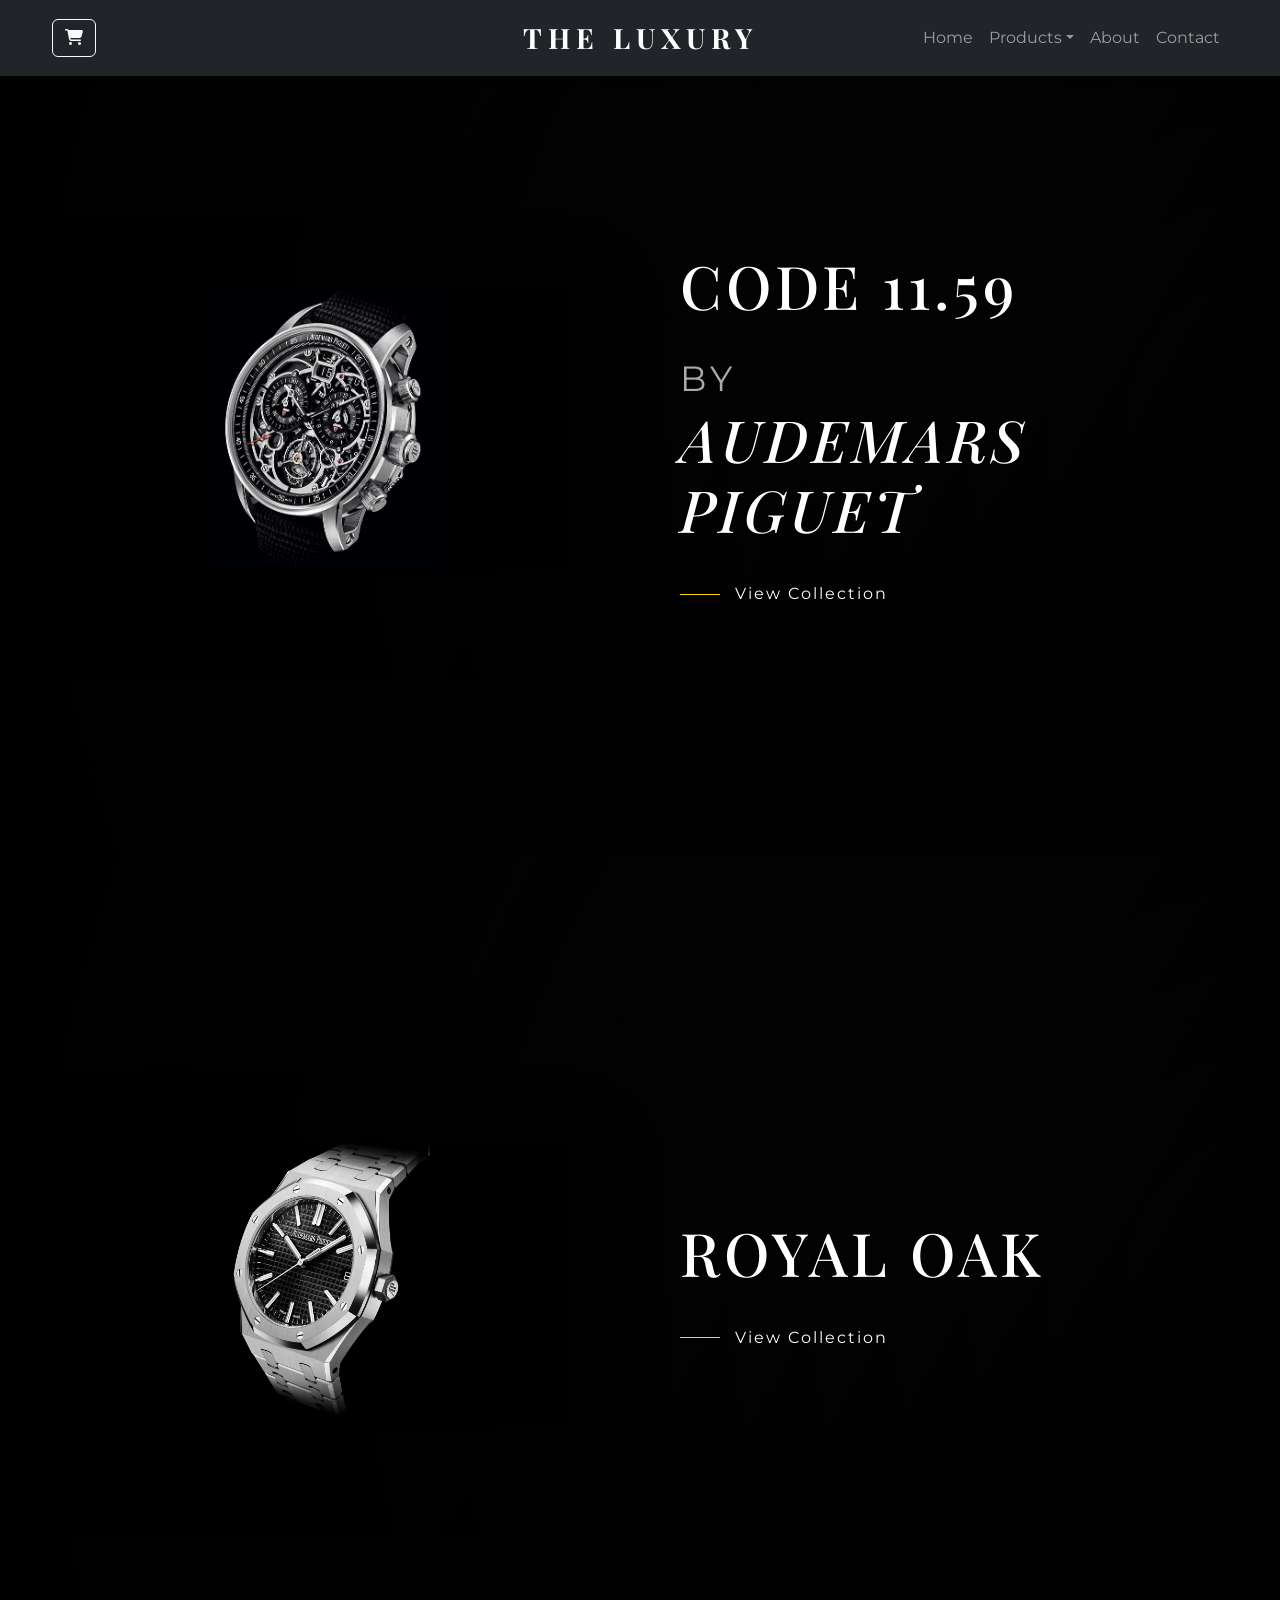
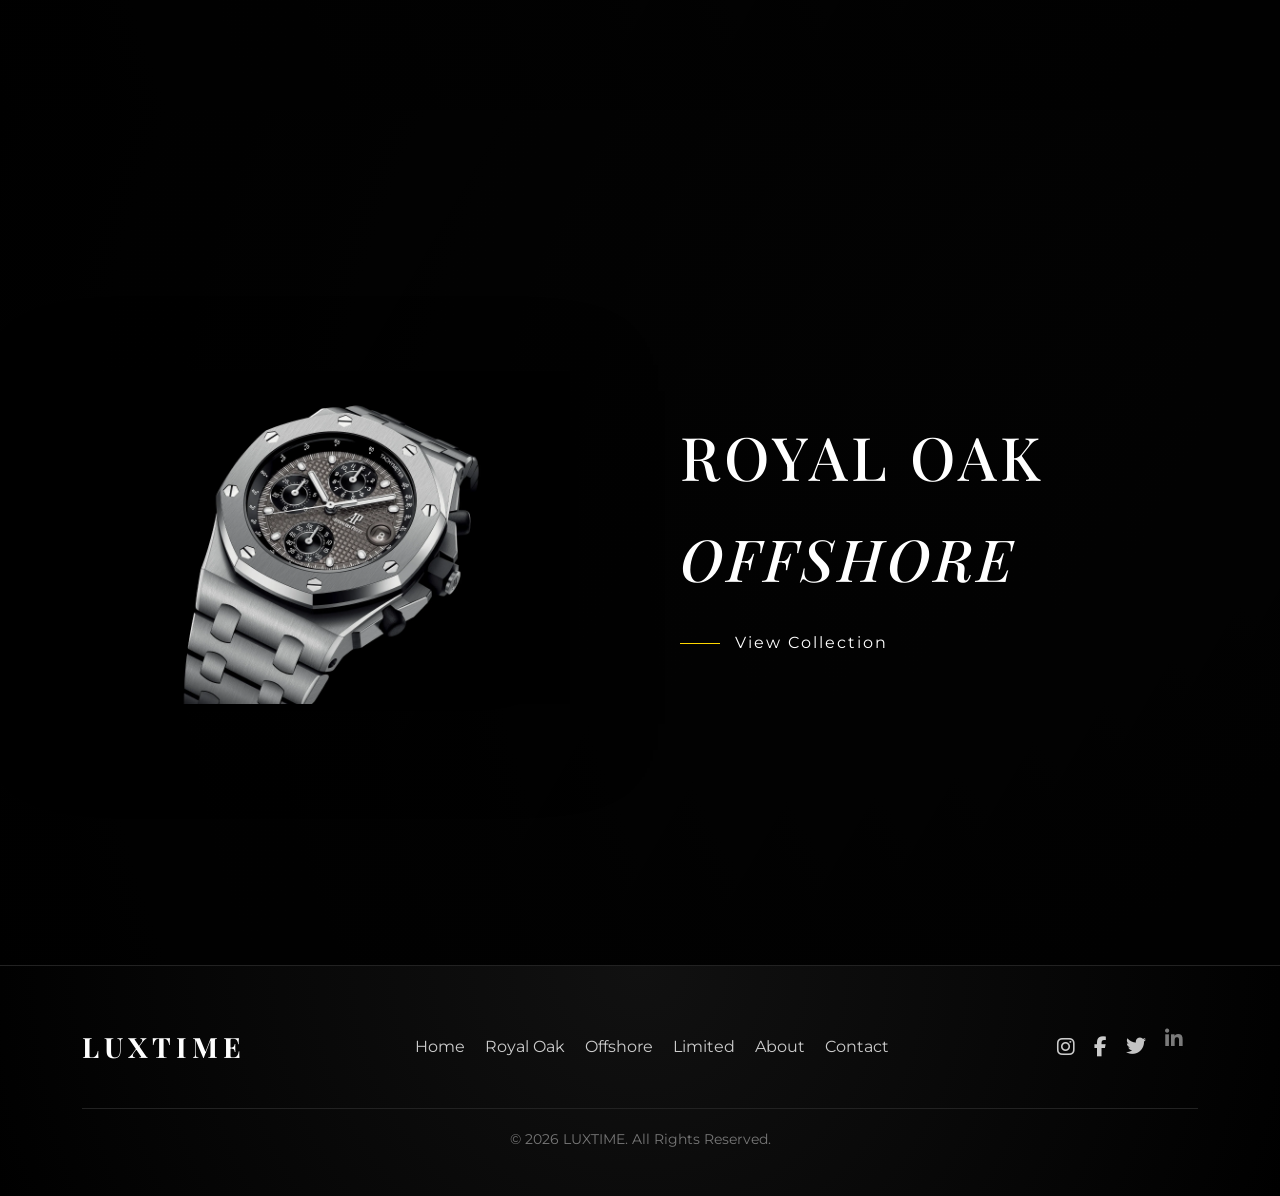
<file: CODE/product.html>
<!DOCTYPE html>
<html lang="en">
<head>
  <meta charset="UTF-8">
  <meta name="viewport" content="width=device-width, initial-scale=1.0">
  <title>THE LUXURY LE LUXE - Premium Luxury Watches</title>
  
  <!-- Bootstrap -->
  <link href="https://cdn.jsdelivr.net/npm/bootstrap@5.3.2/dist/css/bootstrap.min.css" rel="stylesheet">
  
  <!-- Google Fonts -->
  <link href="https://fonts.googleapis.com/css2?family=Playfair+Display:wght@400;500;600;700;800&family=Montserrat:wght@300;400;500;600;700&display=swap" rel="stylesheet">
  
  <!-- Font Awesome -->
  <link rel="stylesheet" href="https://cdnjs.cloudflare.com/ajax/libs/font-awesome/6.4.0/css/all.min.css">
  
  <!-- Custom CSS -->
  <link rel="stylesheet" href="style.css">
</head>
<body>

<!-- NAVBAR -->
<nav class="navbar navbar-expand-lg navbar-dark fixed-top shadow-sm bg-dark">
  <div class="container-fluid">

    <!-- LEFT CART -->
    <div class="d-flex align-items-center">
      <button id="cartBtn" class="btn btn-outline-light me-3">
        <i class="fas fa-shopping-cart"></i>
      </button>
    </div>

    <!-- LOGO CENTER -->
    <a class="navbar-brand mx-auto fw-bold display-6" href="index.html">THE LUXURY</a>

    <!-- TOGGLE RIGHT -->
    <button class="navbar-toggler" type="button" data-bs-toggle="collapse" data-bs-target="#navbarMenu">
      <span class="navbar-toggler-icon"></span>
    </button>

    <!-- COLLAPSIBLE MENU -->
    <div class="collapse navbar-collapse" id="navbarMenu">
      <ul class="navbar-nav ms-auto text-center">
        <li class="nav-item"><a class="nav-link" href="index.html">Home</a></li>
        <li class="nav-item dropdown">
          <a class="nav-link dropdown-toggle" href="product.html" id="productsDropdown" role="button" data-bs-toggle="dropdown">Products</a>
          <ul class="dropdown-menu" aria-labelledby="productsDropdown">
            <li><a class="dropdown-item" href="product.html">All Watches</a></li>
            <li><a class="dropdown-item" href="royal.html">Royal Oak</a></li>
            <li><a class="dropdown-item" href="offshore.html">Offshore</a></li>
            <li><a class="dropdown-item" href="limited.html">Limited</a></li>
          </ul>
        </li>
        <li class="nav-item"><a class="nav-link" href="about.html">About</a></li>
        <li class="nav-item"><a class="nav-link" href="contact.html">Contact</a></li>
      </ul>
    </div>

  </div>
</nav>

<!-- SECTION 1 -->
<section id="section1" class="collection-hero">
  <div class="hero-overlay"></div>

  <div class="container-fluid h-100">
    <div class="row h-100 align-items-center">

      <div class="col-md-6 text-center">
        <img src="IMAGES/Code 11.59 product page.jpg" class="hero-watch img-fluid">
      </div>

      <div class="col-md-6 hero-content">
        <h1>
          CODE 11.59</h1> <br>
          <span>BY</span><br>
          <h2>AUDEMARS PIGUET
          </h2>

        <a href="code11.59.html" class="view-btn">
          <span class="line"></span>
          View Collection
        </a>
      </div>

    </div>
  </div>
</section>


<!-- SECTION 2 -->
<section id="section2" class="collection-hero">
  <div class="hero-overlay"></div>

  <div class="container-fluid h-80">
    <div class="row h-100 align-items-center">

      <div class="col-md-6 text-center">
        <img src="IMAGES/royal oak product page.webp" class="hero-watch img-fluid">
      </div>

      <div class="col-md-6 hero-content">
        <h1>ROYAL OAK</h1>

        <a href="royal.html" class="view-btn">
          <span class="line"></span>
          View Collection
        </a>
      </div>

    </div>
  </div>
</section>


<!-- SECTION 3 -->
<section id="section3" class="collection-hero">
  <div class="hero-overlay"></div>

  <div class="container-fluid h-80">
    <div class="row h-100 align-items-center">

      <div class="col-md-6 text-center">
        <img src="IMAGES/royal oak off shore product page.webp" class="hero-watch img-fluid">
      </div>

      <div class="col-md-6 hero-content">
        <h1>
          ROYAL OAK </h1><br><h2> OFFSHORE</h2>
        

        <a href="offshore.html" class="view-btn">
          <span class="line"></span>
          View Collection
        </a>
      </div>

    </div>
  </div>
</section>

<!-- ===== FOOTER ===== -->
<footer class="lux-footer">
  <div class="container">
    <div class="footer-top">
      <!-- Logo -->
      <div class="footer-logo">
        <a href="index.html">LUXTIME</a>
      </div>

      <!-- Navigation Links -->
      <ul class="footer-links">
        <li><a href="index.html">Home</a></li>
        <li><a href="royal.html">Royal Oak</a></li>
        <li><a href="offshore.html">Offshore</a></li>
        <li><a href="limited.html">Limited</a></li>
        <li><a href="about.html">About</a></li>
        <li><a href="contact.html">Contact</a></li>
      </ul>

      <!-- Social Media -->
      <div class="footer-social">
        <a href="#" target="_blank"><i class="fab fa-instagram"></i></a>
        <a href="#" target="_blank"><i class="fab fa-facebook-f"></i></a>
        <a href="#" target="_blank"><i class="fab fa-twitter"></i></a>
        <a href="#" target="_blank"><i class="fab fa-linkedin-in"></i></a>
      </div>
    </div>

    <!-- Footer Bottom -->
    <div class="footer-bottom">
      <p>&copy; 2026 LUXTIME. All Rights Reserved.</p>
    </div>
  </div>
</footer>

<!-- Scripts -->
<script src="https://code.jquery.com/jquery-3.6.0.min.js"></script>
<script src="https://cdn.jsdelivr.net/npm/bootstrap@5.3.0/dist/js/bootstrap.bundle.min.js"></script>
<script src="script.js"></script>

</body>
</html>
</file>
<file: style.css>
/* ===============================
   LE LUXE — FINAL PREMIUM SYSTEM
================================ */

:root {
  --bg-main: #05060a;
  --bg-soft: #0b0e13;
  --bg-deep: #07080d;

  --glass: rgba(255,255,255,0.03);

  --accent: #c8a96a;
  --accent-soft: #e8d6a5;

  --text-main: #ffffff;
  --text-muted: #8c9199;

  --border: rgba(255,255,255,0.08);

  --shadow: 0 30px 80px rgba(0,0,0,0.7);

  --ease: cubic-bezier(0.22, 1, 0.36, 1);

  --radius: 14px;
}

/* ===============================
   GLOBAL RESET
================================ */
* {
  margin: 0;
  padding: 0;
  box-sizing: border-box;
}

html {
  scroll-behavior: smooth;
}

body {
  font-family: "Inter", sans-serif;
  background: var(--bg-main);
  color: var(--text-main);
  overflow-x: hidden;
}

::selection {
  background: var(--accent);
  color: #000;
}

/* ===============================
   CURSOR GLOW
================================ */
.cursor-glow {
  position: fixed;
  width: 300px;
  height: 300px;
  background: radial-gradient(circle, rgba(200,169,106,0.18), transparent 70%);
  transform: translate(-50%, -50%);
  pointer-events: none;
  z-index: 0;
}

/* ===============================
   NAVBAR
================================ */
.nav {
  position: fixed;
  top: 0;
  width: 100%;
  padding: 20px 8%;
  display: flex;
  justify-content: space-between;
  align-items: center;

  background: rgba(5,6,10,0.6);
  backdrop-filter: blur(25px);
  border-bottom: 1px solid var(--border);
  z-index: 999;
}

.logo {
  font-size: 18px;
  letter-spacing: 4px;
  transition: 0.3s;
}

.logo:hover {
  color: var(--accent);
}

.menu {
  display: flex;
  gap: 30px;
  list-style: none;
}

.menu a {
  text-decoration: none;
  font-size: 12px;
  letter-spacing: 2px;
  text-transform: uppercase;
  color: var(--text-muted);
  position: relative;
  transition: 0.5s;
}

.menu a:hover {
  color: var(--text-main);
}

.menu a::after {
  content: "";
  position: absolute;
  bottom: -6px;
  left: 0;
  width: 0%;
  height: 1px;
  background: var(--accent);
  transition: 0.4s var(--ease);
}

.menu a:hover::after {
  width: 100%;
}

/* ===============================
   DROPDOWN
================================ */
.dropdown {
  position: relative;
}

.dropdown-box {
  position: absolute;
  top: 115%;
  left: 0;
  min-width: 180px;

  background: var(--bg-soft);
  border: 1px solid var(--border);
  border-radius: var(--radius);
  padding: 10px 0;

  opacity: 0;
  transform: translateY(10px);
  pointer-events: none;

  transition: 0.6s var(--ease);
}

.dropdown:hover .dropdown-box {
  opacity: 1;
  transform: translateY(0);
  pointer-events: auto;
}

.dropdown-box a {
  display: block;
  padding: 12px 18px;
  font-size: 12px;
  color: var(--text-muted);
  transition: 2s;
}

.dropdown-box a:hover {
  color: var(--accent);
  padding-left: 24px;
}

/* ===============================
   HERO
================================ */
.hero {
  height: 100vh;
  display: flex;
  align-items: center;
  justify-content: space-between;
  padding: 0 8%;
  position: relative;
}

.hero-text {
  max-width: 600px;
}

.hero-text h1 {
  font-size: 70px;
  line-height: 1.05;
}

.hero-text p {
  margin-top: 20px;
  color: var(--text-muted);
}

.hero-img img {
  width: 520px;
  filter: drop-shadow(0 60px 140px rgba(0,0,0,0.9));
}

/* ===============================
   BUTTON
================================ */
.btn {
  display: inline-block;
  margin-top: 40px;
  padding: 12px 26px;
  font-size: 12px;
  letter-spacing: 2px;
  text-transform: uppercase;

  border: 1px solid var(--border);
  color: var(--text-main);
  transition: 0.4s var(--ease);
}

.btn:hover {
  background: var(--accent);
  color: #000;
  transform: translateY(-2px);
  box-shadow: 0 20px 60px rgba(200,169,106,0.3);
}

/* ===============================
   SECTIONS
================================ */
section {
  padding: 120px 8%;
}

/* ===============================
   FEATURES
================================ */
.features {
  display: grid;
  grid-template-columns: repeat(3, 1fr);
  gap: 30px;
}

.feature-box {
  background: var(--glass);
  border: 1px solid var(--border);
  border-radius: var(--radius);
  padding: 40px;
  transition: 0.4s var(--ease);
}

.feature-box:hover {
  transform: translateY(-10px);
  border-color: var(--accent);
  box-shadow: var(--shadow);
}

/* ===============================
   PRODUCT GRID (FIXED CLEAN)
================================ */

/* Keep Bootstrap row but control spacing */
.products .row {
  margin: 0 -12px;
}

/* Force 3 columns */
.products .col-md-4 {
  width: 33.333% !important;
  padding: 12px;
}

/* Remove any flex overrides from earlier */
.products .col-md-4 {
  flex: 0 0 33.333%;
  max-width: 33.333%;
}

/* ===============================
   PRODUCT CARD
================================ */
.product-card {
  width: 100%;
  height: 100%;
  background: var(--glass);
  border: 1px solid var(--border);
  border-radius: var(--radius);
  padding: 10px;
  transition: 0.4s var(--ease);
  display: flex;
  flex-direction: column;
  justify-content: space-between;
}

/* Hover */
.product-card:hover {
  transform: translateY(-10px);
  border-color: var(--accent);
  box-shadow: var(--shadow);
}

/* ===============================
   IMAGE FIX (IMPORTANT)
================================ */
.product-img {
  width: 100%;
  height: 260px;
  object-fit: contain;
  display: block;
  margin-bottom: 15px;
}

/* ===============================
   TEXT STYLING
================================ */
.product-body {
  text-align: center;
}

.product-code {
  font-size: 11px;
  color: var(--text-muted);
  margin-bottom: 6px;
}

.product-title {
  font-size: 16px;
  margin-bottom: 6px;
}

.product-sub {
  font-size: 12px;
  color: var(--text-muted);
  margin-bottom: 10px;
}

.product-price {
  color: var(--accent);
  margin-bottom: 12px;
  font-size: 14px;
}

/* ===============================
   BUTTON
================================ */
.btn-lux {
  border: 1px solid var(--accent);
  background: transparent;
  color: var(--accent);
  padding: 8px 16px;
  font-size: 12px;
  letter-spacing: 1px;
  cursor: pointer;
  transition: 0.3s;
}

.btn-lux:hover {
  background: var(--accent);
  color: #000;
}

/* ===============================
   RESPONSIVE
================================ */
@media (max-width: 992px) {
  .products .col-md-4 {
    width: 50% !important;
    flex: 0 0 50%;
    max-width: 50%;
  }
}

@media (max-width: 600px) {
  .products .col-md-4 {
    width: 100% !important;
    flex: 0 0 100%;
    max-width: 100%;
  }
}

/* ===============================
   FOOTER
================================ */
.lux-footer {
  background: linear-gradient(to top, var(--bg-main), var(--bg-deep));
  padding: 120px 0 40px;
  border-top: 1px solid var(--border);
}

.lux-footer .container {
  max-width: 1200px;
  margin: auto;
  padding: 0 8%;
}

.footer-logo {
  font-size: 28px;
  letter-spacing: 2px;
}

.footer-logo span {
  color: var(--accent);
  font-size: 14px;
  letter-spacing: 4px;
}

.footer-text {
  color: var(--text-muted);
  font-size: 13px;
  margin: 15px 0;
  line-height: 1.8;
}

.lux-btn {
  display: inline-block;
  padding: 12px 22px;
  border: 1px solid var(--accent);
  color: var(--text-main);
  font-size: 11px;
  letter-spacing: 2px;
  text-transform: uppercase;
  transition: 0.3s;
}

.lux-btn:hover {
  background: var(--accent);
  color: #000;
}

.lux-footer ul {
  list-style: none;
}

.lux-footer ul li {
  margin-bottom: 10px;
}

.lux-footer ul a {
  text-decoration: none;
  color: var(--text-muted);
  font-size: 13px;
  transition: 0.3s;
}

.lux-footer ul a:hover {
  color: var(--accent);
}

/* ===============================
   NEWSLETTER
================================ */
.newsletter-box {
  display: flex;
  margin-top: 15px;
  border: 1px solid var(--border);
  background: var(--glass);
}

.newsletter-box input {
  flex: 1;
  padding: 12px;
  background: transparent;
  border: none;
  color: white;
}

.newsletter-box button {
  width: 50px;
  background: var(--accent);
  border: none;
  cursor: pointer;
}

/* ===============================
   SOCIAL
================================ */
.footer-social a {
  display: inline-flex;
  width: 36px;
  height: 36px;
  justify-content: center;
  align-items: center;
  border: 1px solid var(--border);
  border-radius: 50%;
  margin-right: 10px;
  color: var(--text-muted);
  transition: 0.3s;
}

.footer-social a:hover {
  color: var(--accent);
  border-color: var(--accent);
  transform: translateY(-5px);
}

/* ===============================
   GRID FIX
================================ */
.row {
  display: flex;
  flex-wrap: wrap;
  gap: 30px;
}

.col-lg-4,
.col-lg-3,
.col-lg-2,
.col-md-6 {
  flex: 1;
  min-width: 220px;
}

/* ===============================
   RESPONSIVE
================================ */
@media (max-width: 768px) {

  .hero {
    flex-direction: column;
    text-align: center;
  }

  .hero-text h1 {
    font-size: 40px;
  }

  .hero-img img {
    width: 100%;
  }

  .features,
  .preview-grid {
    grid-template-columns: 1fr;
  }

  .row {
    flex-direction: column;
  }
}
/* =========================
   PRODUCT PAGE LUXURY STYLE
========================= */

/* HERO INTRO (optional section if you added it) */
.product-intro {
  padding: 120px 10% 60px;
  text-align: center;
}

.lux-title {
  font-family: "Playfair Display", serif;
  font-size: 48px;
  letter-spacing: 3px;
}

.lux-subtitle {
  margin-top: 15px;
  opacity: 0.7;
  font-size: 14px;
  letter-spacing: 1px;
}

/* =========================
   COLLECTION SECTIONS
========================= */

.collection-hero {
  position: relative;
  padding: 120px 10%;
  display: flex;
  align-items: center;
  justify-content: center;
}

.hero-inner {
  display: flex;
  align-items: center;
  justify-content: space-between;
  gap: 60px;
  position: relative;
  z-index: 2;
}

.hero-content {
  width: 50%;
}

.hero-content h1 {
  font-family: "Playfair Display", serif;
  font-size: 52px;
  letter-spacing: 4px;
}

.hero-content h2 {
  font-size: 22px;
  margin-top: 10px;
  letter-spacing: 2px;
}

.hero-content p {
  margin-top: 15px;
  opacity: 0.7;
  line-height: 1.6;
}

.hero-watch {
  width: 40%;
  transition: 0.5s ease;
}

.hero-watch:hover {
  transform: scale(1.05);
}

/* Alternate layout */
.left-img .hero-inner {
  flex-direction: row-reverse;
}

/* Overlay (luxury dark fade) */
.hero-overlay {
  position: absolute;
  inset: 0;
  background: radial-gradient(circle, rgba(0,0,0,0.4), rgba(0,0,0,0.95));
  z-index: 1;
}

/* =========================
   TAG (small luxury label)
========================= */

.tag {
  font-size: 12px;
  letter-spacing: 3px;
  color: #c9a86a;
  text-transform: uppercase;
}

/* =========================
   VIEW BUTTON (luxury style)
========================= */

.view-btn {
  display: inline-flex;
  align-items: center;
  gap: 10px;
  margin-top: 25px;
  color: #c9a86a;
  text-decoration: none;
  font-size: 13px;
  letter-spacing: 2px;
  transition: 0.3s;
}

.view-btn .line {
  width: 30px;
  height: 1px;
  background: #c9a86a;
  transition: 0.3s;
}

.view-btn:hover .line {
  width: 50px;
}

/* =========================
   DROPDOWN FIX (IMPORTANT)
========================= */

.dropdown {
  position: relative;
}

.dropdown-box {
  position: absolute;
  top: 100%; /* FIX: removes hover gap */
  left: 0;
  min-width: 200px;

  background: rgba(15,15,15,0.95);
  border: 1px solid #222;
  border-radius: 8px;
  padding: 10px 0;

  opacity: 0;
  visibility: hidden;
  transform: translateY(10px);

  transition: 0.25s ease;
  z-index: 999;
}

.dropdown:hover .dropdown-box {
  opacity: 1;
  visibility: visible;
  transform: translateY(0);
}

.dropdown-box a {
  display: block;
  padding: 12px 18px;
  font-size: 12px;
  letter-spacing: 1px;
  color: #aaa;
  transition: 0.3s;
}

.dropdown-box a:hover {
  color: #c9a86a;
  padding-left: 24px;
}

/* =========================
   RESPONSIVE (IMPORTANT)
========================= */

@media (max-width: 992px) {

  .hero-inner {
    flex-direction: column;
    text-align: center;
  }

  .hero-content,
  .hero-watch {
    width: 100%;
  }

  .hero-content h1 {
    font-size: 36px;
  }

  .collection-hero {
    padding: 80px 5%;
  }
}

/* ===============================
   FORCE 3 CARDS (NUCLEAR FIX)
================================ */

.products .row {
  display: grid !important;
  grid-template-columns: repeat(3, 1fr) !important;
  gap: 25px !important;
}

/* Kill Bootstrap columns */
.products .col-md-4 {
  width: 100% !important;
  max-width: 100% !important;
  padding: 0 !important;
}

/* Card */
.product-card {
  width: 100%;
  background: var(--glass);
  border: 1px solid var(--border);
  border-radius: var(--radius);
  padding: 20px;
  transition: 0.4s var(--ease);
}

/* Image fix */
.product-img {
  width: 100%;
  height: 260px;
  object-fit: contain;
  display: block;
}


/* =========================
   COLLECTION SECTION (AP STYLE)
========================= */

.collections {
  width: 100%;
  padding: 120px 8%;
  background: #0b0b0b;
  display: flex;
  flex-direction: column;
  gap: 120px;
}

/* Each collection block */
.collection {
  display: flex;
  align-items: center;
  justify-content: space-between;
  gap: 80px;
  position: relative;
}

/* reverse layout */
.collection.reverse {
  flex-direction: row-reverse;
}

/* TEXT SIDE */
.collection .text {
  flex: 1;
  color: #fff;
  max-width: 500px;
}

.collection .text span {
  font-size: 12px;
  letter-spacing: 3px;
  text-transform: uppercase;
  color: #bfbfbf;
  display: inline-block;
  margin-bottom: 15px;
}

.collection .text h2 {
  font-family: 'Playfair Display', serif;
  font-size: 52px;
  letter-spacing: 2px;
  margin-bottom: 15px;
  font-weight: 500;
  color: #ffffff;
}

.collection .text p {
  font-size: 15px;
  color: #b5b5b5;
  line-height: 1.7;
  margin-bottom: 25px;
}

/* BUTTON */
.btn-outline {
  display: inline-block;
  padding: 12px 28px;
  border: 1px solid #ffffff;
  color: #ffffff;
  text-decoration: none;
  font-size: 13px;
  letter-spacing: 2px;
  text-transform: uppercase;
  transition: all 0.4s ease;
}

.btn-outline:hover {
  background: #fff;
  color: #000;
}

/* IMAGE SIDE */
.collection img {
  flex: 1;
  width: 100%;
  max-width: 600px;
  height: 420px;
  object-fit: cover;
  filter: contrast(1.1) brightness(0.9);
  transition: transform 0.8s ease, filter 0.8s ease;
}

/* hover luxury zoom */
.collection:hover img {
  transform: scale(1.05);
  filter: contrast(1.2) brightness(1);
}

/* subtle divider line like AP style */
.collection::after {
  content: "";
  position: absolute;
  bottom: -60px;
  left: 0;
  width: 100%;
  height: 1px;
  background: rgba(255,255,255,0.08);
}

/* =========================
   RESPONSIVE
========================= */

@media (max-width: 992px) {
  .collection,
  .collection.reverse {
    flex-direction: column;
    text-align: center;
  }

  .collection img {
    height: 300px;
  }

  .collection .text h2 {
    font-size: 38px;
  }
}
</file>
<file: CODE/style.css>
/* ===== GLOBAL ===== */
body {
  margin: 0;
  font-family: 'Montserrat', sans-serif;
  background: linear-gradient(120deg, #0a0a0a, #1c1c1c);
  color: #fff;
  overflow-x: hidden;
  scroll-behavior: smooth;
}

/* ===== NAVBAR ===== */
.navbar {
  background: rgba(0,0,0,0.4);
  backdrop-filter: blur(15px);
  padding: 18px 40px;
  position: fixed;
  width: 100%;
  z-index: 1000;
  transition: 0.4s;
}

.navbar.scrolled {
  background: rgba(0,0,0,0.9);
  padding: 12px 40px;
  box-shadow: 0 5px 25px rgba(0,0,0,0.5);
}

/* LOGO */
.navbar-brand {
  position: absolute;
  left: 50%;
  transform: translateX(-50%);
  font-family: 'Playfair Display', serif;
  font-size: 28px;
  letter-spacing: 6px;
  color: #fff !important;
  transition: 0.3s;
}
.navbar-brand:hover {
  color: gold !important;
}

/* ICONS */
.left-icons { position: absolute; left: 25px; }
.right-icons { position: absolute; right: 25px; }

.cart-icon {
  font-size: 22px;
  cursor: pointer;
  transition: 0.3s;
}
.cart-icon:hover {
  color: gold;
}

/* NAVBAR TOGGLER */
.navbar-toggler {
  border: none;
  outline: none;
}
.navbar-toggler-icon {
  filter: invert(1);
  transition: transform 0.3s;
}
.navbar-toggler:hover .navbar-toggler-icon {
  transform: rotate(90deg);
}

/* ===== FULLSCREEN MENU ===== */
.fullscreen-menu {
  position: fixed;
  top: 0;
  left: 0;
  width: 100%;
  height: 100%;
  background: radial-gradient(circle at center, #111, #000);
  display: flex;
  justify-content: center;
  align-items: center;
  flex-direction: column;
  opacity: 0;
  visibility: hidden;
  transition: 0.5s ease, transform 0.5s ease;
  transform: scale(0.95);
  z-index: 9999;
}

.fullscreen-menu.active {
  opacity: 1;
  visibility: visible;
  transform: scale(1);
}

/* MENU LINKS */
.menu-link {
  font-family: 'Playfair Display', serif;
  font-size: 32px;
  letter-spacing: 3px;
  color: #ddd;
  text-decoration: none;
  margin: 20px 0;
  position: relative;
  transition: 0.3s;
}

.menu-link::after {
  content: "";
  position: absolute;
  width: 0%;
  height: 2px;
  left: 0;
  bottom: -6px;
  background: linear-gradient(90deg, gold, #fff0b3);
  transition: width 0.4s ease;
}

.menu-link:hover {
  color: white;
}
.menu-link:hover::after {
  width: 100%;
}

/* SUBMENU */
.submenu {
  display: none;
  margin-top: 10px;
  transform: translateY(-10px);
  transition: 0.3s;
}
.submenu a {
  font-size: 18px;
  color: #aaa;
  display: block;
  margin: 5px 0;
  text-decoration: none;
  transition: 0.3s;
}
.submenu a:hover {
  color: gold;
}

/* CLOSE BUTTON */
.close-btn {
  position: absolute;
  top: 30px;
  right: 40px;
  font-size: 32px;
  cursor: pointer;
  transition: color 0.3s;
}
.close-btn:hover {
  color: gold;
}

/* ===== HERO SECTION ===== */
.hero {
  height: 100vh;
  display: flex;
  align-items: center;
  justify-content: center;
  text-align: center;
  background: linear-gradient(to bottom, rgba(0,0,0,0.5), rgba(0,0,0,0.9)),
              url('https://images.unsplash.com/photo-1523170335258-f5ed11844a49') center/cover no-repeat;
}

.hero h1 {
  font-size: 60px;
  letter-spacing: 5px;
  font-family: 'Playfair Display', serif;
  text-shadow: 0 5px 20px rgba(0,0,0,0.7);
  animation: fadeInUp 1s ease forwards;
}

.hero p {
  font-size: 20px;
  margin-top: 20px;
  color: #ddd;
  animation: fadeInUp 1.2s ease forwards;
}

.hero .btn {
  margin-top: 30px;
  padding: 12px 30px;
  font-size: 18px;
  border-width: 2px;
  transition: 0.3s;
}
.hero .btn:hover {
  background-color: gold;
  color: #000;
  transform: scale(1.05);
}

/* ===== ANIMATIONS ===== */
@keyframes fadeInUp {
  0% { opacity: 0; transform: translateY(30px); }
  100% { opacity: 1; transform: translateY(0); }
}

/* ===== RESPONSIVE ===== */
@media (max-width: 768px) {
  .navbar-brand {
    font-size: 22px;
  }
  .menu-link {
    font-size: 28px;
  }
  .hero h1 {
    font-size: 42px;
  }
  .hero p {
    font-size: 16px;
  }
}

/* ===== FOOTER ===== */
.lux-footer {
  background: radial-gradient(circle at top, #111, #000);
  color: #ccc;
  font-family: 'Montserrat', sans-serif;
  padding: 60px 20px 30px 20px;
  border-top: 1px solid #222;
}

.lux-footer a {
  color: #ccc;
  text-decoration: none;
  transition: 0.3s;
}

.lux-footer a:hover {
  color: gold;
}

/* Top Section */
.footer-top {
  display: flex;
  flex-wrap: wrap;
  justify-content: space-between;
  align-items: center;
  gap: 30px;
  margin-bottom: 40px;
}

.footer-logo a {
  font-family: 'Playfair Display', serif;
  font-size: 28px;
  letter-spacing: 5px;
  color: #fff;
  font-weight: 700;
}

.footer-links {
  list-style: none;
  display: flex;
  flex-wrap: wrap;
  gap: 20px;
  padding: 0;
  margin: 0;
}

.footer-links li {
  display: inline-block;
}

.footer-social a {
  font-size: 20px;
  margin-right: 15px;
  display: inline-block;
  transition: transform 0.3s, color 0.3s;
}

.footer-social a:hover {
  color: gold;
  transform: scale(1.2);
}

/* Bottom Section */
.footer-bottom {
  text-align: center;
  border-top: 1px solid #222;
  padding-top: 20px;
  font-size: 14px;
  color: #777;
}

/* ===== RESPONSIVE ===== */
@media (max-width: 768px) {
  .footer-top {
    flex-direction: column;
    text-align: center;
    gap: 20px;
  }

  .footer-links {
    justify-content: center;
    gap: 15px;
  }

  .footer-social a {
    margin: 0 10px;
  }
}

/* ===== PRODUCT SECTION ===== */
.products {
  padding: 120px 40px;
}

/* CARD */
.product-card {
  background: linear-gradient(145deg, #111, #1a1a1a);
  border-radius: 16px;
  overflow: hidden;
  transition: 0.4s;
  position: relative;
  border: 1px solid rgba(255,255,255,0.05);
}

/* HOVER EFFECT */
.product-card:hover {
  transform: translateY(-10px) scale(1.02);
  box-shadow: 0 20px 50px rgba(0,0,0,0.8);
  border: 1px solid rgba(255,215,0,0.3);
}

/* IMAGE */
.product-img {
  height: 300px;
  object-fit: contain;
  padding: 20px;
  transition: 0.4s;
}

.product-card:hover .product-img {
  transform: scale(1.05);
}

/* CONTENT */
.product-body {
  padding: 20px;
  text-align: center;
}

/* TITLE */
.product-title {
  font-family: 'Playfair Display', serif;
  font-size: 20px;
  letter-spacing: 1px;
  margin-bottom: 5px;
}

/* SUBTITLE */
.product-sub {
  font-size: 14px;
  color: #aaa;
  margin-bottom: 10px;
}

/* PRICE */
.product-price {
  font-size: 18px;
  color: gold;
  margin-bottom: 15px;
}

/* BUTTON */
.btn-lux {
  border: 1px solid gold;
  color: gold;
  background: transparent;
  padding: 10px 25px;
  border-radius: 30px;
  transition: 0.3s;
}

.btn-lux:hover {
  background: gold;
  color: #000;
  transform: scale(1.05);
}

/* SMALL CODE TEXT */
.product-code {
  font-size: 12px;
  color: #666;
  margin-bottom: 10px;
}

/* ===== COLLECTION HERO ===== */
.collection-hero {
  height: 95vh;
  position: relative;
  background: radial-gradient(circle at right, #111, #000);
  display: flex;
  align-items: center;
  overflow: hidden;
}

/* OVERLAY EFFECT */
.hero-overlay {
  position: absolute;
  width: 100%;
  height: 100%;
  background: linear-gradient(120deg, rgba(0,0,0,0.6), rgba(0,0,0,0.95));
  z-index: 1;
}

/* WATCH IMAGE */
.hero-watch {
  max-height: 670px;
  width: 500px;
  z-index: 2;
  position: relative;
  filter: drop-shadow(0 20px 40px rgba(0,0,0,0.8));
  transition: 0.5s;
}

.hero-watch:hover {
  transform: scale(1.05) rotate(-1deg);
}

/* TEXT CONTENT */
.hero-content {
  z-index: 2;
  color: #fff;
  padding: 40px;
}

.hero-content h1 {
  font-family: 'Playfair Display', serif;
  font-size: 60px;
  letter-spacing: 4px;
  line-height: 1.2;
}

.hero-content h2 {
  font-family: 'Playfair Display', serif;
  font-size: 58px;
  letter-spacing: 4px;
  font-style: italic;
  padding: 0;
}

.hero-content span {
  font-size: 35px;
  letter-spacing: 6px;
  color: #aaa;
}

/* VIEW COLLECTION BUTTON */
.view-btn {
  display: inline-flex;
  align-items: center;
  margin-top: 30px;
  color: #fff;
  text-decoration: none;
  font-size: 16px;
  letter-spacing: 2px;
  transition: 0.3s;
}

.view-btn .line {
  width: 40px;
  height: 1px;
  background: gold;
  margin-right: 15px;
  transition: 0.3s;
}

.view-btn:hover {
  color: gold;
}

.view-btn:hover .line {
  width: 70px;
  background: gold;
}

/* RESPONSIVE */
@media (max-width: 768px) {
  .hero-content h1 {
    font-size: 36px;
  }

  .hero-watch {
    max-height: 300px;
  }
}

html {
  scroll-behavior: smooth;
}

.collection-hero {
  scroll-snap-align: start;
}

body {
  scroll-snap-type: y mandatory;
}
</file>
